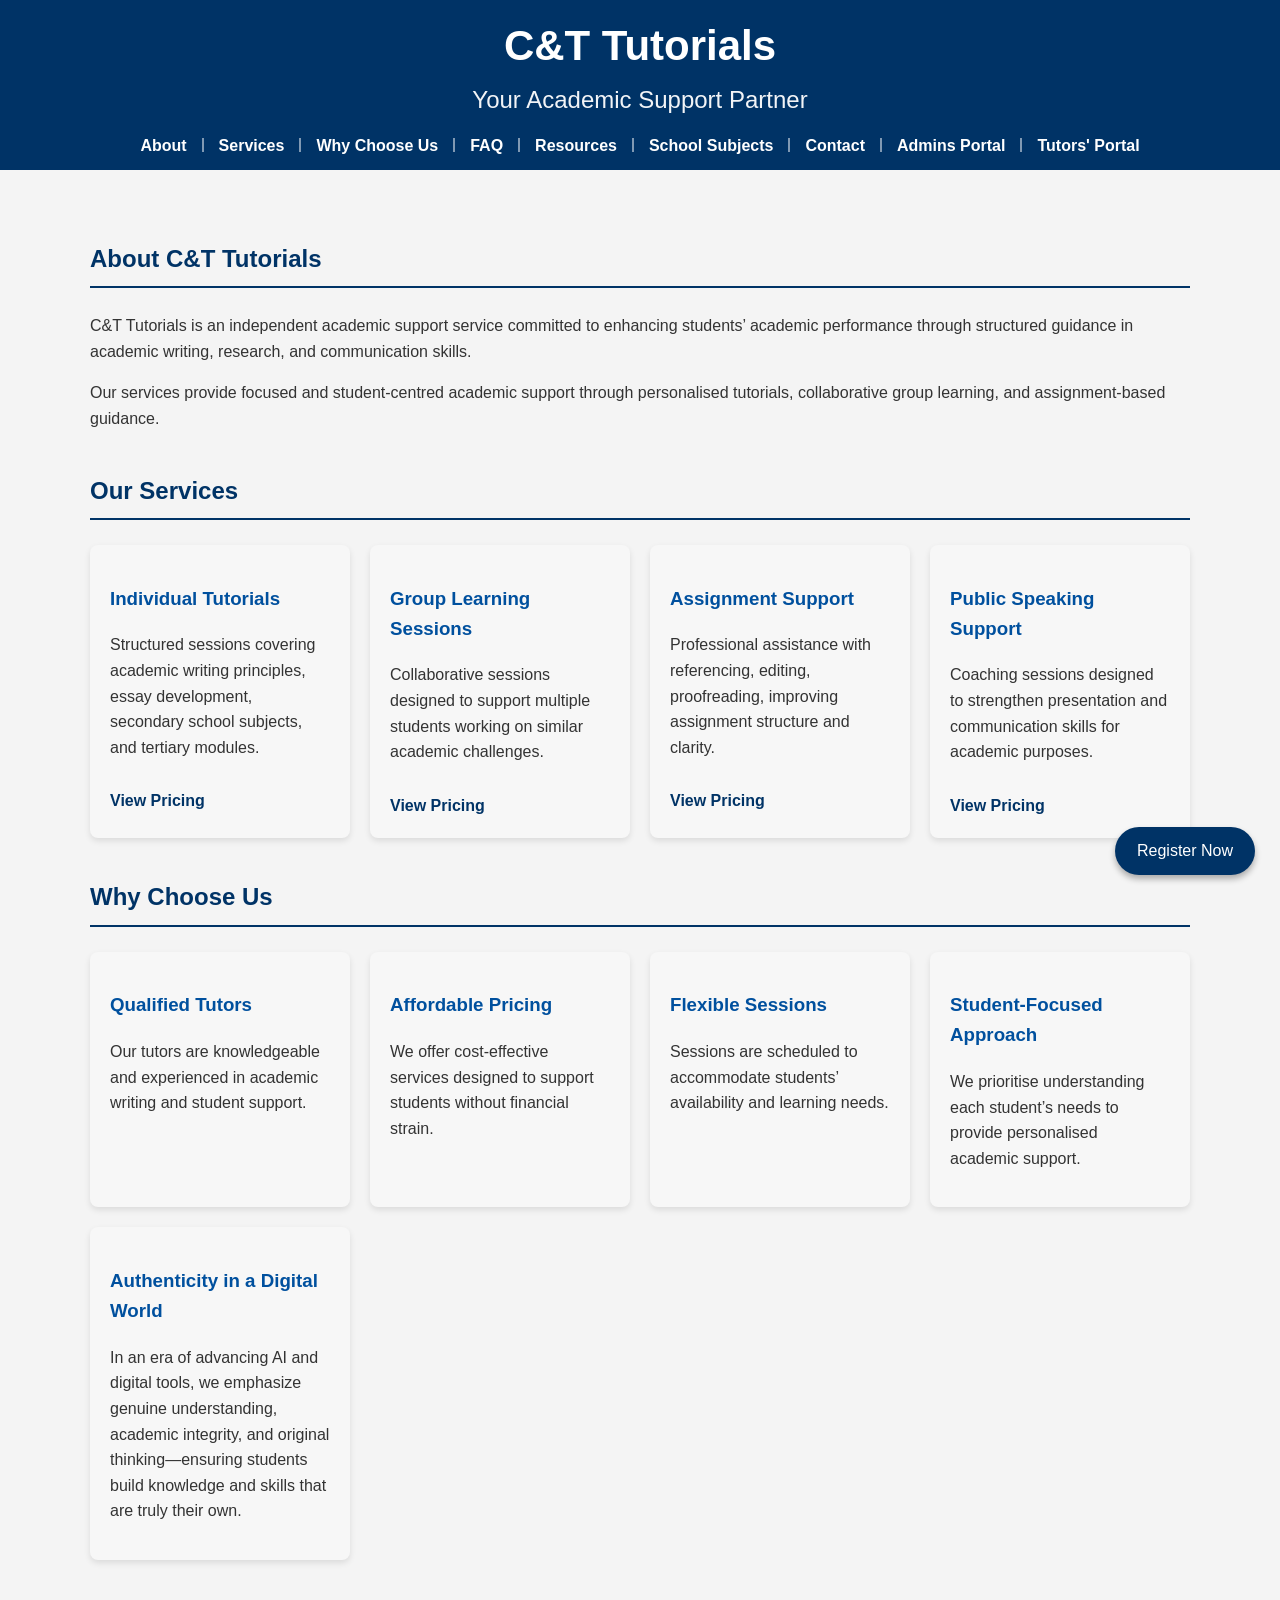
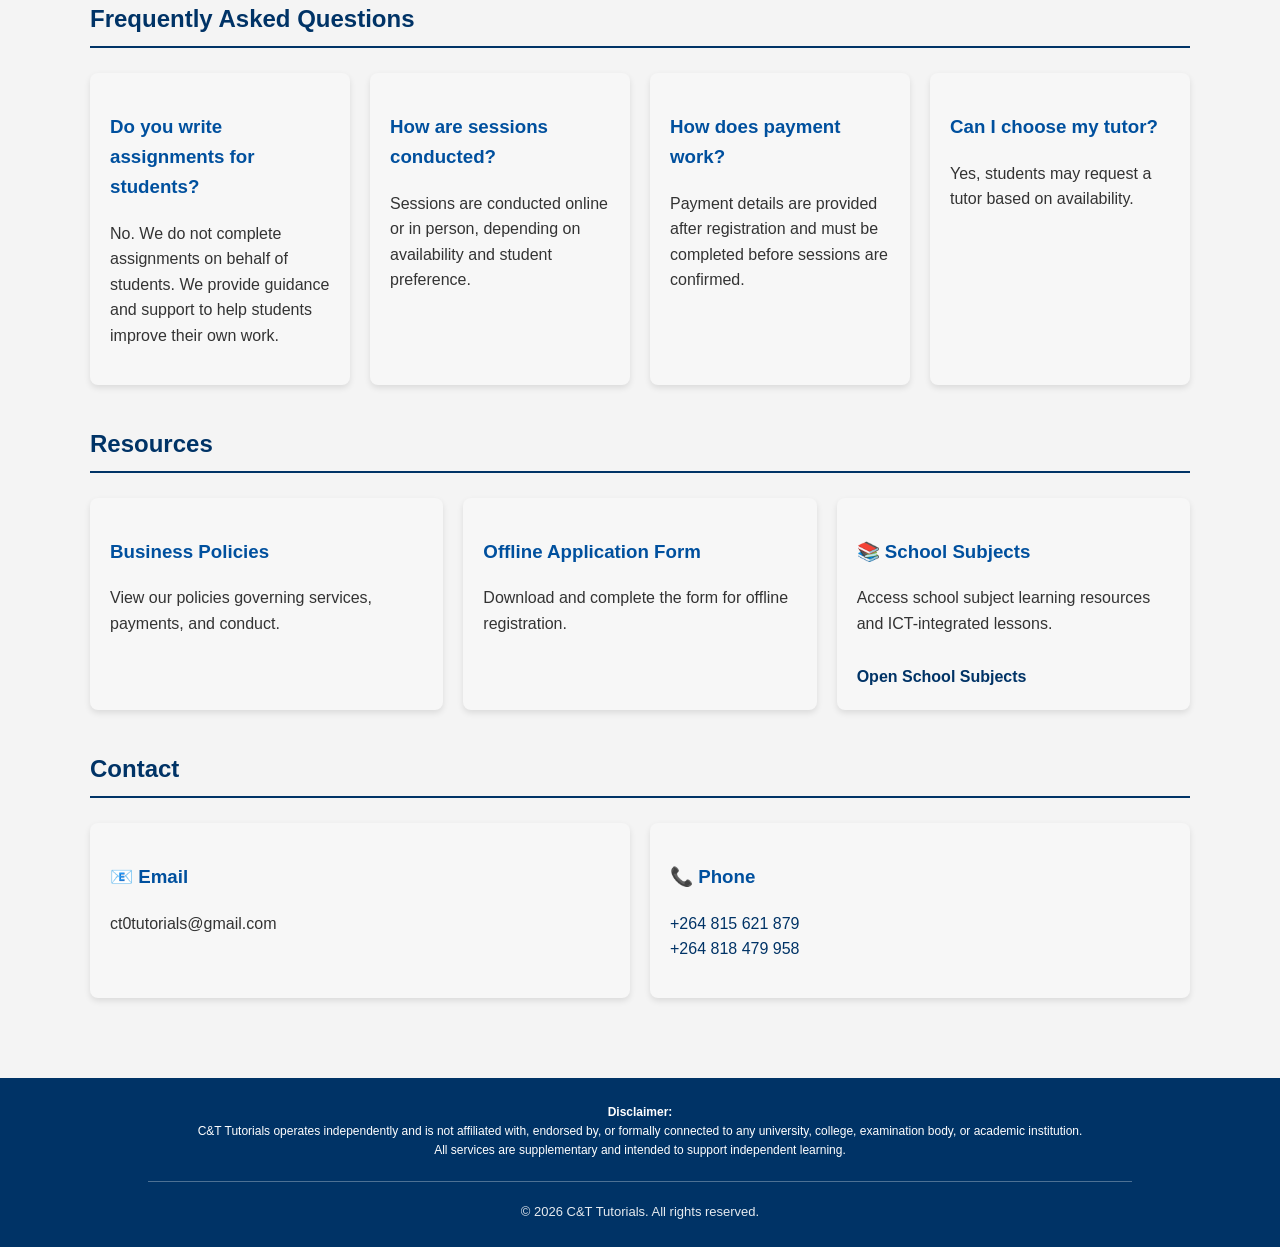
<file: index.html>
<!DOCTYPE html>
<html lang="en">
<head>
<meta charset="UTF-8">
<meta name="viewport" content="width=device-width, initial-scale=1.0">

<title>C&T Tutorials</title>

<meta name="description" content="C&T Tutorials provides academic writing tutorials, assignment support, group learning sessions and public speaking coaching to help students improve academic performance.">

<meta name="robots" content="index, follow">

<link rel="canonical" href="https://ct-tutorials.github.io/ct-tutorials/">

<meta name="google-site-verification" content="aSucaMc_aX_kQpRFNvVRgTX0pEeCD1c48mTuirk4qwY" />

<style>
html{scroll-behavior:smooth;}

body{
margin:0;
font-family:"Segoe UI", Arial, sans-serif;
background:#f4f4f4;
color:#333;
line-height:1.6;
}

/* HEADER LOGIC */
.top-bar{
position:fixed;
top:0;
left:0;
width:100%;
background:#003366; 
z-index:1000;
min-height: 100px; 
display: flex;
flex-direction: column;
align-items: center;
justify-content: center;
color: white;
text-align: center;
padding: 12px 15px;
box-sizing: border-box;
}

.header-title h1 {
margin: 0;
font-size: clamp(24px, 5vw, 42px); 
letter-spacing: normal;
font-weight: bold;
text-transform: none;
}

.header-title p {
margin: 2px 0 0 0;
font-family: "Brush Script MT", "Cursive", sans-serif; 
font-size: clamp(16px, 3.5vw, 24px); 
font-weight: normal; 
opacity: 0.95;
}

/* NAV STYLES */
.top-bar nav{
display:flex;
flex-wrap:wrap;
justify-content:center;
align-items: center;
gap:15px;
padding:8px 0 0 0;
margin-top: 5px; 
width: 100%;
}

.top-bar nav a{
color:white;
text-decoration:none;
font-weight:bold;
white-space: nowrap;
}

.top-bar nav a:hover{text-decoration:underline;}

.nav-separator {
border-left: 2px solid rgba(255,255,255,0.5);
height: 14px;
margin: 0;
display: block;
}

/* HAMBURGER TOGGLE BUTTON FOR MOBILE */
.menu-toggle {
display: none;
background: none;
border: none;
color: white;
font-size: 26px;
cursor: pointer;
position: absolute;
right: 15px;
top: 15px;
}

/* SPACING FIX */
.main-content{
max-width:1100px;
margin:auto;
padding:40px;
margin-top: 180px; 
}

/* MOBILE RESPONSIVE MEDIA QUERIES */
@media(max-width:768px){
.top-bar {
min-height: 60px;
align-items: flex-start;
padding: 12px 15px;
}

.header-title {
text-align: left;
}

.header-title h1 {
font-size: 22px;
}

.header-title p {
display: none;
}

.menu-toggle {
display: block;
}

.top-bar nav {
display: none;
flex-direction: column;
align-items: flex-start;
width: 100%;
margin-top: 10px;
gap: 12px;
background: #002244;
padding: 15px;
border-radius: 6px;
box-sizing: border-box;
}

.top-bar nav.active {
display: flex;
}

.nav-separator {
display: none;
}

.main-content {
padding: 20px 15px;
margin-top: 80px;
}
}

@media (max-height: 450px) and (orientation: landscape) {
.top-bar { padding: 8px 15px; min-height: auto; }
.header-title h1 { font-size: 20px; margin-top: 0; }
.header-title p { display: none; }
.top-bar nav { margin-top: 5px; gap: 8px; }
.main-content { margin-top: 80px !important; }
}

section{
margin-bottom:40px;
scroll-margin-top:100px; 
}

h2{
color:#003366;
border-bottom:2px solid #003366;
padding-bottom:8px;
margin-bottom:25px;
}

h3{color:#00509e;}

.services-grid{
display:grid;
grid-template-columns:repeat(auto-fit,minmax(250px,1fr));
gap:20px;
margin-top:20px;
}

.service-card{
background:#f7f7f7;
padding:20px;
border-radius:8px;
box-shadow:0 3px 6px rgba(0,0,0,0.1);
text-decoration:none;
color:inherit;
display:block;
}

.service-card:hover{
transform:translateY(-5px);
}

.service-link{
display:inline-block;
margin-top:12px;
font-weight:bold;
color:#003366;
cursor:pointer;
}

.service-link:hover{text-decoration:underline;}

.service-card a{
color:#003366;
text-decoration:none;
font-weight:500;
}

.service-card a:hover{
text-decoration:underline;
}

.floating-btn{
position:fixed;
bottom:25px;
right:25px;
background:#003366; 
color:white;
padding:15px 22px;
border:none;
border-radius:40px;
font-size:16px;
cursor:pointer;
box-shadow:0 4px 6px rgba(0,0,0,0.3);
z-index: 999;
}

#modal,
#pricingModal,
#loadingModal,
#servicePickerModal,
#tutorProfileModal{
display:none;
position:fixed;
inset:0;
background:rgba(0,0,0,0.7);
justify-content:center;
align-items:center;
z-index:1000;
}

#modal form,
#pricingContent,
#servicePickerContent,
#tutorProfileContent{
background:white;
padding:25px;
width:90%;
max-width:500px;
border-radius:10px;
position:relative;
max-height: 90vh;
overflow-y: auto;
box-sizing: border-box;
}

#servicePickerModal { z-index: 1100; }
#tutorProfileModal { z-index: 1200; }

.close{
position:absolute;
right:15px;
top:10px;
font-size:22px;
cursor:pointer;
border:none;
background:none;
}

label{
display:block;
margin-top:12px;
font-weight:500;
}

input,select{
width:100%;
padding:10px;
margin-top:5px;
border-radius:5px;
border:1px solid #ccc;
box-sizing: border-box;
}

.custom-select-wrapper {
    position: relative;
    cursor: pointer;
    margin-top: 5px;
}
#serviceSelectDisplay {
    width: 100%;
    padding: 10px;
    border-radius: 5px;
    border: 1px solid #ccc;
    background: #fff;
    cursor: pointer;
}
.custom-arrow {
    position: absolute;
    right: 15px;
    top: 50%;
    transform: translateY(-50%);
    pointer-events: none;
    font-size: 10px;
    color: #666;
}

.submit-btn{
margin-top:20px;
width:100%;
padding:12px;
background:#003366;
color:white;
border:none;
border-radius:5px;
cursor:pointer;
}

.submit-btn:hover{background:#00509e;}

.spinner{
width:40px;height:40px;border:4px solid #ccc;border-top:4px solid #003366;border-radius:50%;animation:spin 1s linear infinite;margin:auto;margin-bottom:15px;}
@keyframes spin{0%{transform:rotate(0deg);}100%{transform:rotate(360deg);}}

footer{
background:#003366; 
color:white;
text-align:center;
padding:25px;
}

.footer-disclaimer{
font-size:12px;
max-width:900px;
margin:auto;
line-height:1.6;
}

.footer-divider{
margin:20px auto;
width:80%;
border-top:1px solid rgba(255,255,255,0.3);
}

.footer-copy{
font-size:13px;
opacity:0.9;
}

.picker-option {
    display: block;
    background: #f9f9f9;
    padding: 12px;
    margin-bottom: 8px;
    border-radius: 5px;
    border: 1px solid #ddd;
    cursor: pointer;
    transition: background 0.2s;
    font-weight: 500;
}
.picker-option:hover { background: #f0f0f0; border-color: #003366; }
.picker-group-title {
    font-weight: bold;
    color: #003366;
    margin: 15px 0 5px 0;
    font-size: 14px;
    text-transform: uppercase;
}

.agreement-label {
    display: flex;
    align-items: flex-start;
    gap: 10px;
    font-size: 14px;
    margin-top: 20px;
}
.agreement-label input {
    width: auto !important;
    margin-top: 4px;
}

.view-tutor-link {
    display: block;
    margin-top: 10px;
    font-size: 13px;
    color: #003366;
    text-decoration: underline;
    cursor: pointer;
}

.pricing-subtopic {
    font-weight: bold;
    color: #003366;
    margin: 15px 0 8px 0;
    border-bottom: 1px solid #eee;
    padding-bottom: 4px;
}
</style>
</head>

<body>

<div class="top-bar">
<div class="header-title">
<h1>C&T Tutorials</h1>
<p>Your Academic Support Partner</p>
</div>
<button class="menu-toggle" id="menuToggle" aria-label="Toggle navigation">☰</button>
<nav id="navMenu">
<a href="#about" onclick="closeMobileNav()">About</a>
<div class="nav-separator"></div>
<a href="#services" onclick="closeMobileNav()">Services</a>
<div class="nav-separator"></div>
<a href="#why" onclick="closeMobileNav()">Why Choose Us</a>
<div class="nav-separator"></div>
<a href="#faq" onclick="closeMobileNav()">FAQ</a>
<div class="nav-separator"></div>
<a href="#resources" onclick="closeMobileNav()">Resources</a>
<div class="nav-separator"></div>
<a href="English-grade_10-11_second language.html" target="_blank" rel="noopener noreferrer">School Subjects</a>
<div class="nav-separator"></div>
<a href="#contact" onclick="closeMobileNav()">Contact</a>
<div class="nav-separator"></div>
<a href="admin.html">Admins Portal</a>
<div class="nav-separator"></div>
<a href="tutors.html">Tutors' Portal</a>
</nav>
</div>

<div class="main-content">

<section id="about">
<h2>About C&T Tutorials</h2>
<p>C&T Tutorials is an independent academic support service committed to enhancing students’ academic performance through structured guidance in academic writing, research, and communication skills.</p>
<p>Our services provide focused and student-centred academic support through personalised tutorials, collaborative group learning, and assignment-based guidance.</p>
</section>

<section id="services">
<h2>Our Services</h2>

<div class="services-grid">

<div class="service-card">
<h3>Individual Tutorials</h3>
<p>Structured sessions covering academic writing principles, essay development, secondary school subjects, and tertiary modules.</p>
<span class="service-link" onclick="openPricing('writing')">View Pricing</span>
</div>

<div class="service-card">
<h3>Group Learning Sessions</h3>
<p>Collaborative sessions designed to support multiple students working on similar academic challenges.</p>
<span class="service-link" onclick="openPricing('group')">View Pricing</span>
</div>

<div class="service-card">
<h3>Assignment Support</h3>
<p>Professional assistance with referencing, editing, proofreading, improving assignment structure and clarity.</p>
<span class="service-link" onclick="openPricing('assignment')">View Pricing</span>
</div>

<div class="service-card">
<h3>Public Speaking Support</h3>
<p>Coaching sessions designed to strengthen presentation and communication skills for academic purposes.</p>
<span class="service-link" onclick="openPricing('speaking')">View Pricing</span>
</div>

</div>
</section>

<section id="why">
<h2>Why Choose Us</h2>
<div class="services-grid">
<div class="service-card">
<h3>Qualified Tutors</h3>
<p>Our tutors are knowledgeable and experienced in academic writing and student support.</p>
</div>
<div class="service-card">
<h3>Affordable Pricing</h3>
<p>We offer cost-effective services designed to support students without financial strain.</p>
</div>
<div class="service-card">
<h3>Flexible Sessions</h3>
<p>Sessions are scheduled to accommodate students’ availability and learning needs.</p>
</div>
<div class="service-card">
<h3>Student-Focused Approach</h3>
<p>We prioritise understanding each student’s needs to provide personalised academic support.</p>
</div>

<div class="service-card">
<h3>Authenticity in a Digital World</h3>
<p>In an era of advancing AI and digital tools, we emphasize genuine understanding, academic integrity, and original thinking—ensuring students build knowledge and skills that are truly their own.</p>
</div>

</div>
</section>

<section id="faq">
<h2>Frequently Asked Questions</h2>
<div class="services-grid">
<div class="service-card">
<h3>Do you write assignments for students?</h3>
<p>No. We do not complete assignments on behalf of students. We provide guidance and support to help students improve their own work.</p>
</div>
<div class="service-card">
<h3>How are sessions conducted?</h3>
<p>Sessions are conducted online or in person, depending on availability and student preference.</p>
</div>
<div class="service-card">
<h3>How does payment work?</h3>
<p>Payment details are provided after registration and must be completed before sessions are confirmed.</p>
</div>
<div class="service-card">
<h3>Can I choose my tutor?</h3>
<p>Yes, students may request a tutor based on availability.</p>
</div>
</div>
</section>

<section id="resources">
<h2>Resources</h2>

<div class="services-grid">

<a href="documents/Business-Policies.pdf" target="_blank" class="service-card">
<h3>Business Policies</h3>
<p>View our policies governing services, payments, and conduct.</p>
</a>

<a href="documents/Student-form-for-offline-application[1].pdf" target="_blank" class="service-card">
<h3>Offline Application Form</h3>
<p>Download and complete the form for offline registration.</p>
</a>

<a href="English-grade_10-11_second language.html" target="_blank" rel="noopener noreferrer" class="service-card">
<h3>📚 School Subjects</h3>
<p>Access school subject learning resources and ICT-integrated lessons.</p>
<span class="service-link">Open School Subjects</span>
</a>

</div>
</section>

<section id="contact">
<h2>Contact</h2>

<div class="services-grid">

<a href="mailto:ct0tutorials@gmail.com" class="service-card">
<h3>📧 Email</h3>
<p>ct0tutorials@gmail.com</p>
</a>

<div class="service-card">
<h3>📞 Phone</h3>
<p>
<a href="tel:+264815621879">+264 815 621 879</a><br>
<a href="tel:+264818479958">+264 818 479 958</a>
</p>
</div>

</div>
</section>

<button class="floating-btn" onclick="openForm()">Register Now</button>

</div>

<div id="servicePickerModal">
    <div id="servicePickerContent">
        <button type="button" class="close" onclick="closeServicePicker()">×</button>
        <h3 style="margin-top:0;">Select a Service</h3>
        <div id="pickerOptionsList"></div>
    </div>
</div>

<div id="modal">
<form id="studentRegisterForm">
<button type="button" class="close" onclick="closeForm()">×</button>
<h2>Service Registration</h2>

<label>Full Name
<input type="text" id="name" name="name" required>
</label>

<label>Email
<input type="email" id="email" name="email" required>
</label>

<label>Cellphone Number
<input type="tel" id="phone" name="phone" required>
</label>

<label>Select Service
<div class="custom-select-wrapper" onclick="openServicePicker()">
    <input type="text" id="serviceSelectDisplay" placeholder="Select a service" readonly required>
    <span class="custom-arrow">▼</span>
</div>
<input type="hidden" name="service" id="serviceSelectValue">
</label>

<div id="specContainer" style="display:none;">
<label id="specLabel">Specify Subject/Topic</label>
<input type="text" name="specification" id="specInput">
</div>

<input type="hidden" name="priceOption" id="priceOptionField">
<input type="hidden" name="no_tutor_found" id="noTutorFoundFlag" value="false">

<label id="tutorLabel" style="display:none;">Select Tutor
<select name="tutor" id="tutorSelect">
<option value="">Select a tutor</option>
</select>
<span id="viewTutorProfile" class="view-tutor-link" style="display:none;" onclick="showTutorSubjects()">View subjects offered by this tutor</span>
</label>

<input type="hidden" name="token" id="tokenField">
<input type="text" name="company" style="display:none">

<label class="agreement-label">
<input type="checkbox" required>
<span>I agree that the information provided above is correct to my knowledge at the time of submission and that I have read and understood the <a href="documents/Disclosure-Agreement.pdf" target="_blank">Disclosure Agreement</a>.</span>
</label>

<button type="submit" class="submit-btn">Submit Registration</button>
</form>
</div>

<div id="tutorProfileModal">
<div id="tutorProfileContent">
<button class="close" onclick="document.getElementById('tutorProfileModal').style.display='none'">×</button>
<h3 id="profileTutorName">Tutor Profile</h3>
<p><strong>Subjects Offered:</strong></p>
<div id="profileTutorSubjects" style="background:#f9f9f9; padding:15px; border-radius:5px; border:1px solid #ddd;"></div>
<button class="submit-btn" onclick="document.getElementById('tutorProfileModal').style.display='none'">Back to Form</button>
</div>
</div>

<div id="pricingModal">
<div id="pricingContent">
<button class="close" onclick="pricingModal.style.display='none'">×</button>
<h3 id="pricingTitle"></h3>
<div id="pricingDetails"></div>
<button class="submit-btn" onclick="bookService()">Book This Service</button>
</div>
</div>

<div id="loadingModal">
<div style="background:white;padding:30px;border-radius:8px;text-align:center;">
<div class="spinner"></div>
<p>Submitting...</p>
</div>
</div>

<footer>
<div class="footer-disclaimer">
<strong>Disclaimer:</strong><br>
C&T Tutorials operates independently and is not affiliated with, endorsed by, or formally connected to any university, college, examination body, or academic institution. All services are supplementary and intended to support independent learning.
</div>

<div class="footer-divider"></div>

<div class="footer-copy">
© 2026 C&T Tutorials. All rights reserved.
</div>
</footer>

<script>
/* MOBILE MENU TOGGLE */
const menuToggle = document.getElementById("menuToggle");
const navMenu = document.getElementById("navMenu");

menuToggle.addEventListener("click", () => {
    navMenu.classList.toggle("active");
});

function closeMobileNav() {
    if (window.innerWidth <= 768) {
        navMenu.classList.remove("active");
    }
}

function generateToken(){
return btoa(Date.now()+Math.random().toString()).substring(0,20);
}

const SCRIPT_URL= "https://script.google.com/macros/s/AKfycbwc1VkCPnVk4-zUnuZLNU9pmEMFGSp_q015ZMLdMklv-yoHSEi0Z5vhAqJrv2dY7K9w/exec";

const modal=document.getElementById("modal");
const pricingModal=document.getElementById("pricingModal");
const pricingTitle=document.getElementById("pricingTitle");
const pricingDetails=document.getElementById("pricingDetails");
const loadingModal=document.getElementById("loadingModal");
const priceOptionField=document.getElementById("priceOptionField");

const tutorSelect=document.getElementById("tutorSelect");
const tutorLabel=document.getElementById("tutorLabel");
const specContainer = document.getElementById("specContainer");
const specLabel = document.getElementById("specLabel");
const specInput = document.getElementById("specInput");

const servicePickerModal = document.getElementById("servicePickerModal");
const pickerOptionsList = document.getElementById("pickerOptionsList");
const serviceDisplay = document.getElementById("serviceSelectDisplay");
const serviceHiddenValue = document.getElementById("serviceSelectValue");

const serviceOptionsData = [
    { group: "Individual Sessions" },
    { label: "Introduction to Academic Writing (4 Sessions)", value: "Intro Academic Writing" },
    { label: "Secondary School Subject", value: "Secondary Subject" },
    { label: "Tertiary Level Module", value: "Tertiary Module" },
    { label: "General Topic Specific Session", value: "Topic Specific" },
    { label: "Hourly Rate", value: "Hourly Rate" },
    { group: "Group Learning Sessions: Academic & Tertiary" },
    { label: "Academic Writing (2 – 5 People) (4 Sessions)", value: "Group Sessions: 2-5 People" },
    { label: "Academic Writing (6 – 14 People) (4 Sessions)", value: "Group Sessions: 6-14 People" },
    { label: "Academic Writing (More than 14 People) (4 Sessions)", value: "Group Sessions: More than 14 People" },
    { label: "Tertiary Level Modules (2 – 5 People)", value: "Group Sessions: 2-5 People" },
    { label: "Tertiary Level Modules (6 – 14 People)", value: "Group Sessions: 6-14 People" },
    { label: "Tertiary Level Modules (More than 14 People)", value: "Group Sessions: More than 14 People" },
    { group: "Group Learning Sessions: Secondary Subjects" },
    { label: "Secondary School Subjects (2 – 5 People)", value: "Group Sessions: 2-5 People (Secondary)" },
    { label: "Secondary School Subjects (6 – 14 People)", value: "Group Sessions: 6-14 People (Secondary)" },
    { label: "Secondary School Subjects (More than 14 People)", value: "Group Sessions: More than 14 People (Secondary)" },
    { group: "Other Services" },
    { label: "Public Speaking Support", value: "Public Speaking Support" },
    { label: "Draft Editing", value: "Draft Editing" },
    { label: "Proofreading", value: "Proofreading" },
    { label: "Referencing Assistance", value: "Referencing Assistance" }
];

const curriculumKB = {
    "academic writing": ["apa", "referencing", "literature review", "thesis", "dissertation", "citations", "plagiarism", "abstract", "academic integrity", "essay structure", "eap", "writing", "proper nouns", "grammar", "punctuation", "ulep", "lea3419", "lce3419"],
    "language": ["english", "literacy", "linguistics", "khoekhoegowab", "oshikwanyama", "oshindonga", "afrikaans", "otjiherero", "german", "oshivambo", "rukvangali", "setswana", "silozi"],
    "economics": ["microeconomics", "macroeconomics", "inflation", "gdp", "supply and demand", "fiscal policy", "monetary policy", "market structures", "elasticity", "econometrics", "emi3571", "ema3572"],
    "accounting": ["financial accounting", "cost accounting", "ledger", "balance sheet", "journal entries", "income statement", "auditing", "taxation", "acc", "accounting", "management accounting", "pac", "caf"],
    "business management": ["marketing", "human resources", "finance", "entrepreneurship", "strategic management", "business ethics", "organizational behavior", "hr", "swot", "public administration", "operations management", "bba", "pma", "project management"],
    "legal studies": ["constitutional law", "criminal law", "civil law", "jurisprudence", "contracts", "torts", "administrative law", "legal writing", "namibian law", "customary law", "commercial law", "clw3511", "family law", "property law"],
    "mathematics": ["algebra", "calculus", "trigonometry", "statistics", "probability", "geometry", "integration", "differentiation", "functions", "linear algebra", "matrices", "nssco", "nsscas", "quantitative methods", "mat3511", "sms3522"],
    "physics": ["mechanics", "kinematics", "thermodynamics", "electricity", "magnetism", "quantum", "optics", "nuclear", "waves", "circuits", "sph3511"],
    "biology": ["genetics", "photosynthesis", "ecology", "cell biology", "anatomy", "physiology", "mitosis", "meiosis", "metabolism", "homeostasis", "evolution", "human biology", "blg3511"],
    "chemistry": ["organic chemistry", "inorganic", "stoichiometry", "periodic table", "atomic structure", "bonding", "redox", "kinetics", "equilibria", "titration", "chm3511"],
    "computer science": ["programming", "coding", "java", "python", "algorithms", "data structures", "databases", "sql", "html", "css", "web development", "informatics", "cyber security", "software engineering", "cmp3511"],
    "engineering": ["civil engineering", "mechanical engineering", "electrical engineering", "mining", "electronics", "surveying", "structural engineering", "hydraulics", "thermodynamics"],
    "health sciences": ["nursing", "pharmacology", "public health", "biomedical", "microbiology", "epidemiology", "radiography", "pathology", "anatomy", "midwifery"],
    "humanities & social": ["sociology", "psychology", "history", "geography", "namibian history", "development studies", "philosophy", "social work", "anthropology", "political science"],
    "education": ["pedagogy", "educational psychology", "curriculum studies", "classroom management", "inclusive education", "educational technology", "early childhood"],
    "agriculture": ["animal science", "crop science", "soil science", "agronomy", "agricultural economics", "forestry", "aquaculture", "farm management"]
};

function openServicePicker() {
    pickerOptionsList.innerHTML = "";
    serviceOptionsData.forEach(opt => {
        if (opt.group) {
            const groupTitle = document.createElement("div");
            groupTitle.className = "picker-group-title";
            groupTitle.textContent = opt.group;
            pickerOptionsList.appendChild(groupTitle);
        } else {
            const div = document.createElement("div");
            div.className = "picker-option";
            div.textContent = opt.label;
            div.onclick = () => {
                serviceDisplay.value = opt.label;
                serviceHiddenValue.value = opt.value;
                handleServiceChange(opt.value);
                closeServicePicker();
            };
            pickerOptionsList.appendChild(div);
        }
    });
    servicePickerModal.style.display = "flex";
}

function closeServicePicker() { servicePickerModal.style.display = "none"; }

function openForm(){ 
modal.style.display="flex";
tutorLabel.style.display="none";
tutorSelect.innerHTML='<option value="">Select a tutor</option>';
document.getElementById("viewTutorProfile").style.display = "none";
serviceDisplay.value="";
serviceHiddenValue.value="";
priceOptionField.value="";
specContainer.style.display = "none";
specInput.required = false;
specInput.value = "";
document.getElementById("noTutorFoundFlag").value = "false";
}

function closeForm(){ modal.style.display="none"; }

function openPricing(service){
pricingModal.style.display="flex";
let content = "";

if(service==="writing"){
pricingTitle.innerText="Individual Tutorials";
content = `
<label class="picker-option"><input type="radio" name="priceRadio" value="Intro Academic Writing" data-label="Introduction to Academic Writing (4 Sessions)" checked> Introduction to Academic Writing (4 Sessions) – <b>N$150</b></label>
<label class="picker-option"><input type="radio" name="priceRadio" value="Secondary Subject" data-label="Secondary School Subject"> Secondary School Subject (Topic Specific) – <b>N$35</b></label>
<label class="picker-option"><input type="radio" name="priceRadio" value="Tertiary Level Module" data-label="Tertiary Level Module"> Tertiary Level Module (Topic Specific) – <b>N$40</b></label>
<label class="picker-option"><input type="radio" name="priceRadio" value="Topic Specific" data-label="General Topic Specific Session"> General Topic Specific Session – <b>N$40</b></label>
<label class="picker-option"><input type="radio" name="priceRadio" value="Hourly Rate" data-label="Hourly Rate"> Hourly Rate – <b>N$40</b></label>`;
}

if(service==="group"){
pricingTitle.innerText="Group Learning Sessions";
content = `
<div class="pricing-subtopic">Introduction to Academic Writing (4 Sessions)</div>
<label class="picker-option"><input type="radio" name="priceRadio" data-cat="Academic Writing" value="Group Sessions: 2-5 People" data-label="Academic Writing (2 – 5 People) (4 Sessions)" checked> 2 – 5 People – <b>N$200</b></label>
<label class="picker-option"><input type="radio" name="priceRadio" data-cat="Academic Writing" value="Group Sessions: 6-14 People" data-label="Academic Writing (6 – 14 People) (4 Sessions)"> 6 – 14 People – <b>N$450</b></label>
<label class="picker-option"><input type="radio" name="priceRadio" data-cat="Academic Writing" value="Group Sessions: More than 14 People" data-label="Academic Writing (More than 14 People) (4 Sessions)"> More than 14 People – <b>N$600</b></label>

<div class="pricing-subtopic">Tertiary Level Modules</div>
<label class="picker-option"><input type="radio" name="priceRadio" data-cat="Tertiary Level Modules" value="Group Sessions: 2-5 People" data-label="Tertiary Level Modules (2 – 5 People)"> 2 – 5 People – <b>N$200</b></label>
<label class="picker-option"><input type="radio" name="priceRadio" data-cat="Tertiary Level Modules" value="Group Sessions: 6-14 People" data-label="Tertiary Level Modules (6 – 14 People)"> 6 – 14 People – <b>N$450</b></label>
<label class="picker-option"><input type="radio" name="priceRadio" data-cat="Tertiary Level Modules" value="Group Sessions: More than 14 People" data-label="Tertiary Level Modules (More than 14 People)"> More than 14 People – <b>N$600</b></label>

<div class="pricing-subtopic">C. Secondary School Subjects</div>
<label class="picker-option"><input type="radio" name="priceRadio" data-cat="Secondary School Subjects" value="Group Sessions: 2-5 People (Secondary)" data-label="Secondary School Subjects (2 – 5 People)"> 2 – 5 People – <b>N$150</b></label>
<label class="picker-option"><input type="radio" name="priceRadio" data-cat="Secondary School Subjects" value="Group Sessions: 6-14 People (Secondary)" data-label="Secondary School Subjects (6 – 14 People)"> 6 – 14 People – <b>N$250</b></label>
<label class="picker-option"><input type="radio" name="priceRadio" data-cat="Secondary School Subjects" value="Group Sessions: More than 14 People (Secondary)" data-label="Secondary School Subjects (More than 14 People)"> > 14 People – <b>N$350</b></label>`;
}

if(service==="assignment"){
pricingTitle.innerText="Assignment Support";
content = `
<label class="picker-option"><input type="radio" name="priceRadio" value="Draft Editing" data-label="Draft Editing" checked> Draft Editing – <b>N$15 per page</b></label>
<label class="picker-option"><input type="radio" name="priceRadio" value="Proofreading" data-label="Proofreading"> Proofreading – <b>N$10 per page</b></label>
<label class="picker-option"><input type="radio" name="priceRadio" value="Referencing Assistance" data-label="Referencing Assistance"> Referencing Assistance – <b>N$20</b></label>`;
}

if(service==="speaking"){
pricingTitle.innerText="Public Speaking Support";
content = `<label class="picker-option"><input type="radio" name="priceRadio" value="Public Speaking Support" data-label="Public Speaking Support" checked> Coaching Session – <b>N$40</b></label>`;
}

pricingDetails.innerHTML = content;
}

function bookService(){
const selectedOption = document.querySelector('input[name="priceRadio"]:checked');
if(!selectedOption) return;
const bookingValue = selectedOption.value;
const displayLabel = selectedOption.getAttribute("data-label");
pricingModal.style.display="none";
openForm();
setTimeout(()=>{
serviceDisplay.value = displayLabel;
serviceHiddenValue.value = bookingValue;
handleServiceChange(bookingValue);
},100);
}

let tutorsData={};
async function loadTutors(){
const res=await fetch(SCRIPT_URL+"?action=getTutors");
tutorsData=await res.json();
}
loadTutors();

specInput.addEventListener("input", () => handleServiceChange(serviceHiddenValue.value));

function getTokens(str) {
    return str.toLowerCase()
        .replace(/[^a-z0-9 ]/g, " ") 
        .split(/\s+/)                
        .filter(t => t.length > 2);  
}

function handleServiceChange(val){
    priceOptionField.value = val;

    const isSpecNeeded = val === "Topic Specific" || val === "Hourly Rate" || 
                         val === "Secondary Subject" || val === "Tertiary Module" || 
                         val.includes("Group Sessions") || val.includes("Editing") || 
                         val.includes("Proofreading") || val.includes("Referencing Assistance") || 
                         val === "Public Speaking Support";

    if(isSpecNeeded){
        specContainer.style.display = "block";
        specInput.required = true;
        if(val === "Tertiary Level Module") specLabel.innerText = "Specify Tertiary Level Module (e.g., CLW3511)";
        else if(val.includes("Group")) specLabel.innerText = "Specify Topic/Subject/Module";
        else if(val === "Public Speaking Support") specLabel.innerText = "Specify Presentation/Debate Goal";
        else if(val.includes("Editing") || val.includes("Proofreading") || val.includes("Referencing")) specLabel.innerText = "Specify Subject/Module for this assignment";
        else specLabel.innerText = "Specify Subject/Topic";
    } else {
        specContainer.style.display = "none";
        specInput.required = false;
    }

    let requiresTutor = (val !== "Draft Editing" && val !== "Proofreading" && val !== "Referencing Assistance");

    if(requiresTutor && tutorsData){
        tutorLabel.style.display="block";
        tutorSelect.innerHTML='<option value="">Select a tutor</option>';
        document.getElementById("viewTutorProfile").style.display = "none";
        
        const userInput = specInput.value.trim();
        const userTokens = getTokens(userInput);
        
        let matchedCategories = [];
        for (let category in curriculumKB) {
            const kbKeywords = curriculumKB[category].concat(getTokens(category));
            if (userTokens.some(token => kbKeywords.some(kw => kw.includes(token) || token.includes(kw)))) {
                matchedCategories.push(category.toLowerCase());
            }
        }

        let allTutorsList = [];
        for (let key in tutorsData) {
            if (Array.isArray(tutorsData[key])) allTutorsList = allTutorsList.concat(tutorsData[key]);
        }
        
        let uniqueTutors = allTutorsList.filter((t, index, self) =>
            index === self.findIndex((temp) => temp.name === t.name)
        );

        const filtered = uniqueTutors.map(t => {
            const tutorSubjects = (t.subjects || "").toLowerCase();
            const tutorTokens = getTokens(tutorSubjects);
            let score = 0;
            if(userTokens.some(uTok => tutorTokens.some(tTok => tTok.includes(uTok) || uTok.includes(tTok)))) score += 10;
            if(matchedCategories.some(cat => tutorSubjects.includes(cat))) score += 5;
            if(val.toLowerCase().includes("writing") && tutorSubjects.includes("writing")) score += 3;
            return { ...t, relevance: score };
        }).filter(t => t.relevance > 0).sort((a,b) => b.relevance - a.relevance);

        if (filtered.length > 0) {
            document.getElementById("noTutorFoundFlag").value = "false";
            filtered.forEach(t => {
                let opt = document.createElement("option");
                opt.value = t.name; opt.textContent = t.name;
                tutorSelect.appendChild(opt);
            });
            let allOpt = document.createElement("option");
            allOpt.value = "ANY"; allOpt.textContent = "-- See All Available Tutors --";
            tutorSelect.appendChild(allOpt);
        } else {
            document.getElementById("noTutorFoundFlag").value = userInput ? "true" : "false";
            tutorSelect.innerHTML = `<option value="">No tutors specifically for "${userInput || 'this topic'}"</option>
                                    <option value="ANY">-- See All Tutors Instead --</option>`;
        }
    } else {
        tutorLabel.style.display="none";
    }
}

function showTutorSubjects() {
    const selectedName = tutorSelect.value;
    if(!selectedName || selectedName === "ANY") return;
    let foundTutor = null;
    for (let key in tutorsData) {
        if (Array.isArray(tutorsData[key])) {
            let match = tutorsData[key].find(t => t.name === selectedName);
            if(match) { foundTutor = match; break; }
        }
    }
    if(foundTutor) {
        document.getElementById("profileTutorName").innerText = foundTutor.name;
        document.getElementById("profileTutorSubjects").innerText = foundTutor.subjects || "No specific subjects listed.";
        document.getElementById("tutorProfileModal").style.display = "flex";
    }
}

tutorSelect.addEventListener("change", function() {
    if(this.value === "ANY") {
        this.innerHTML = '<option value="">Select a tutor</option>';
        let all = [];
        for (let key in tutorsData) {
            if (Array.isArray(tutorsData[key])) all = all.concat(tutorsData[key]);
        }
        let uniqueAll = all.filter((t, index, self) =>
            index === self.findIndex((temp) => temp.name === t.name)
        );
        uniqueAll.forEach(t => {
            let opt = document.createElement("option");
            opt.value = t.name; opt.textContent = t.name;
            this.appendChild(opt);
        });
        document.getElementById("viewTutorProfile").style.display = "none";
    } else if(this.value) {
        document.getElementById("viewTutorProfile").style.display = "block";
    } else {
        document.getElementById("viewTutorProfile").style.display = "none";
    }
});

document.getElementById("studentRegisterForm").addEventListener("submit", function(e) {
    e.preventDefault();
    loadingModal.style.display = "flex";

    const formData = new FormData(this);
    const data = Object.fromEntries(formData.entries());
    
    const displayService = serviceDisplay.value;
    const specification = specInput.value.trim();
    
    if (specification) {
        data.service = `${displayService}; Topic: ${specification}`;
    } else {
        data.service = displayService;
    }

    data.action = "registerStudent";
    data.token = generateToken();

    fetch(SCRIPT_URL, {
        method: "POST",
        body: JSON.stringify(data)
    })
    .then(r => r.json())
    .then(res => {
        loadingModal.style.display = "none";
        if(res.success || res.status === "success") {
            setTimeout(() => {
                alert("Registration successful! Your tutor will contact you shortly.");
                closeForm();
                document.getElementById("studentRegisterForm").reset();
            }, 50);
        } else {
            alert("Registration failed: " + (res.error || "Unknown error"));
        }
    })
    .catch(err => {
        loadingModal.style.display = "none";
        alert("Network error. Please try again.");
    });
});

window.addEventListener("click", (event) => {
    if (event.target === modal) closeForm();
    if (event.target === pricingModal) pricingModal.style.display = "none";
    if (event.target === servicePickerModal) closeServicePicker();
    if (event.target === document.getElementById("tutorProfileModal")) {
        document.getElementById("tutorProfileModal").style.display = "none";
    }
});
</script>
</body>
</html>
</file>
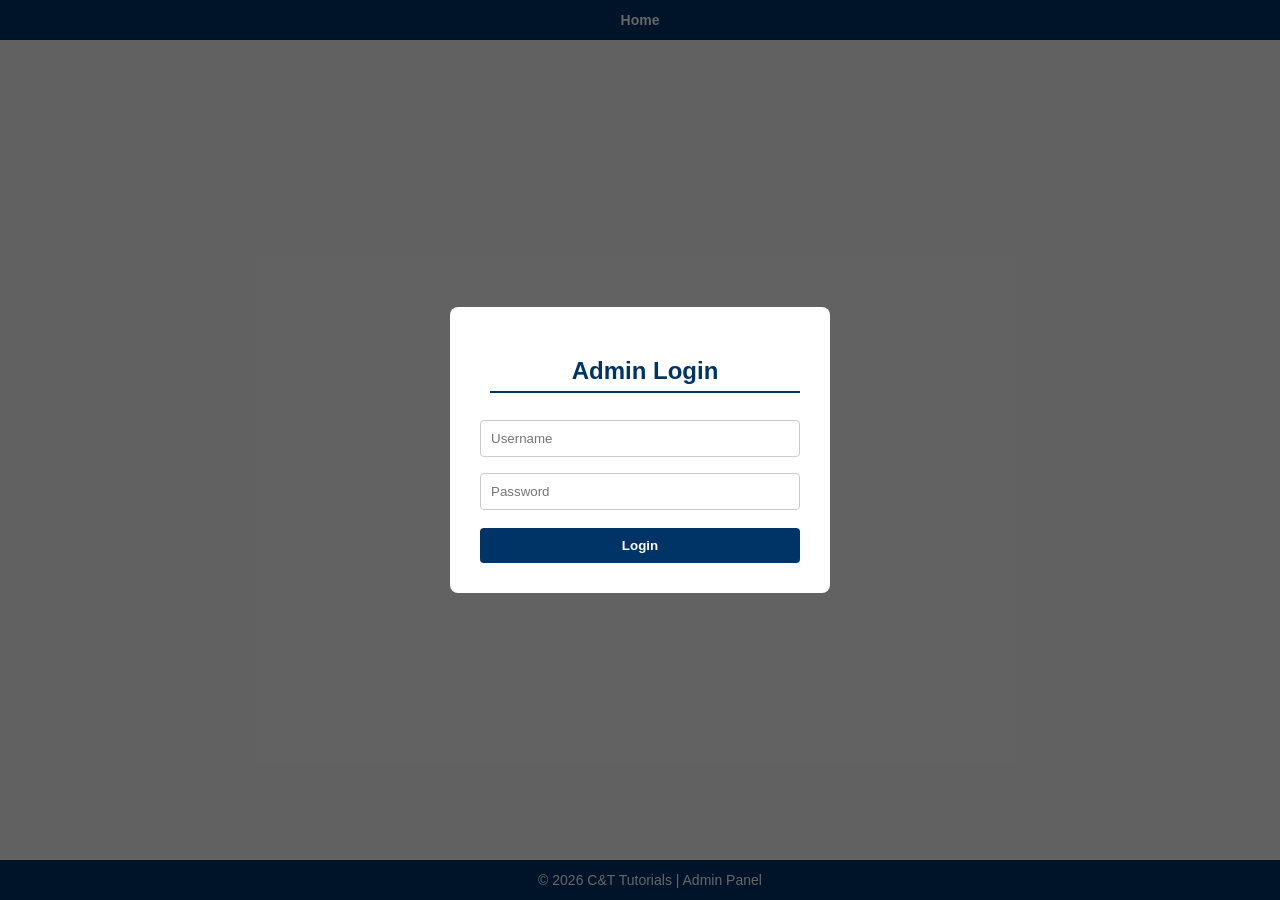
<file: admin.html>
<!DOCTYPE html>
<html lang="en">
<head>
<meta charset="UTF-8">
<meta name="viewport" content="width=device-width, initial-scale=1.0">
<title>C&T Tutorials | Admin Panel</title>

<style>

body{
font-family:"Segoe UI",Arial;
margin:0;
background:#f4f4f4;
padding-bottom:60px;
}

/* HEADER - Always Centered */
.admin-header{
background:#003366;
color:white;
padding:12px 10px;
position:sticky;
top:0;
z-index:1100;
display: flex;
justify-content: center;
}

.admin-nav{
display:flex;
justify-content:center;
gap:15px;
flex-wrap:wrap;
align-items:center;
text-align:center;
max-width: 100%;
}

.admin-nav a{
color:white;
text-decoration:none;
font-weight:bold;
font-size:14px;
white-space: nowrap;
position: relative;
}

#adminLinks {
display:none;
align-items: center;
justify-content: center;
gap: 15px;
flex-wrap: wrap;
}

.nav-separator {
border-left: 2px solid rgba(255,255,255,0.5);
height: 14px;
margin: 0;
}

/* NOTIFICATION BADGE - GREEN */
.badge {
background: #2e7d32;
color: #ffffff;
font-size: 10px;
padding: 2px 6px;
border-radius: 10px;
position: absolute;
top: -10px;
right: -15px;
display: none;
box-shadow: 0 2px 4px rgba(0,0,0,0.2);
}

.signout{
background:#c62828;
padding:6px 12px;
border-radius:4px;
cursor:pointer;
display:inline-block;
}

/* CONTENT */
.container{
max-width: 98%;
margin:auto;
padding:40px 0;
display:none;
}

h2{
color:#003366;
border-bottom:2px solid #003366;
padding-bottom:6px;
margin-left: 10px;
}

section{
margin-bottom:70px;
}

/* TABLES */
table{
width:100%;
border-collapse:separate;
border-spacing: 0;
background:white;
margin-top:20px;
table-layout: fixed;
}

th,td{
padding:12px 10px;
border:1px solid #ddd;
font-size:14px;
text-align: left;
vertical-align: top;
word-wrap: break-word;
overflow-wrap: break-word;
}

th{
background:#003366;
color:white;
position: sticky;
top: 42px;
z-index: 1000;
border-top: none;
}

/* SETTINGS CARD */
.settings-card {
background: white;
padding: 20px;
border-radius: 8px;
box-shadow: 0 2px 8px rgba(0,0,0,0.1);
max-width: 600px;
margin: 20px auto;
}

.settings-group {
margin-bottom: 20px;
text-align: left;
}

.settings-group label {
display: block;
font-weight: bold;
margin-bottom: 8px;
color: #333;
}

.settings-help {
font-size: 12px;
color: #666;
margin: 4px 0 0;
}

.carousel-list {
border: 1px solid #eee;
border-radius: 6px;
background: #fafafa;
max-height: 260px;
overflow-y: auto;
padding: 10px;
}

.carousel-list.empty,
.carousel-list.error {
color: #666;
font-size: 13px;
text-align: center;
}

.carousel-item {
display: flex;
gap: 10px;
align-items: center;
justify-content: space-between;
border-bottom: 1px solid #eee;
padding: 8px 0;
}

.carousel-item:last-child { border-bottom: none; }
.carousel-item img {
width: 58px;
height: 42px;
object-fit: cover;
border-radius: 4px;
border: 1px solid #ddd;
background: white;
}

.carousel-item a {
color: #003366;
font-size: 12px;
word-break: break-all;
}

.delete-carousel-btn {
background: #c62828;
color: white;
font-size: 11px;
padding: 5px 8px;
flex: 0 0 auto;
}

/* SUPPORT COLLAPSIBLE STYLING */
.support-grid {
    display: flex;
    flex-direction: column;
    gap: 15px;
    margin-top: 20px;
    padding: 0 10px;
}

.support-card {
    background: white;
    border-radius: 8px;
    width: 100%;
    max-width: 800px;
    margin: 0 auto;
    display: flex;
    flex-direction: column;
    box-shadow: 0 2px 8px rgba(0,0,0,0.1);
    border-left: 4px solid #003366;
    transition: all 0.3s ease;
    overflow: hidden;
}

.support-card.has-new-messages {
    border-left: 4px solid #2e7d32;
}

.support-card-header {
    padding: 15px;
    background: #fff;
    cursor: pointer;
    display: flex;
    justify-content: space-between;
    align-items: center;
    user-select: none;
}

.support-card-header:hover { background: #f9f9f9; }
.support-card-header h3 { margin: 0; font-size: 16px; color: #003366; }
.support-card-header small { color: #666; margin-left: 10px; font-weight: normal; }

.toggle-icon { font-weight: bold; color: #003366; font-size: 18px; margin-left: 15px; }

/* Hidden container */
.support-content {
    display: none;
    border-top: 1px solid #eee;
}

.chat-container {
    background: #e5ddd5;
    padding: 15px;
    height: 300px;
    overflow-y: auto;
    display: flex;
    flex-direction: column;
    gap: 10px;
}

.chat-bubble {
    padding: 10px 14px;
    border-radius: 12px;
    max-width: 85%;
    font-size: 13px;
    line-height: 1.4;
    position: relative;
    box-shadow: 0 1px 2px rgba(0,0,0,0.1);
}

.chat-bubble.tutor {
    background: white;
    align-self: flex-start;
    border-bottom-left-radius: 2px;
}

.chat-bubble.admin {
    background: #dcf8c6;
    align-self: flex-end;
    border-bottom-right-radius: 2px;
}

.chat-date {
    font-size: 10px;
    color: #888;
    margin-top: 5px;
    display: block;
    text-align: right;
}

.chat-input-area {
    padding: 15px;
    border-top: 1px solid #eee;
    display: flex;
    gap: 8px;
    background: #fff;
}

.chat-input-area input {
    flex: 1;
    padding: 8px;
    border: 1px solid #ccc;
    border-radius: 4px;
}

.close-chat-btn {
    background: #c62828;
    color: white;
    font-size: 11px;
    padding: 4px 8px;
    border-radius: 4px;
    border: none;
    cursor: pointer;
}

.new-msg-label {
    background: #2e7d32;
    color: white;
    font-size: 10px;
    padding: 2px 6px;
    border-radius: 4px;
    margin-left: 8px;
    text-transform: uppercase;
    font-weight: bold;
}

/* UNIVERSAL CELL CONFINEMENT */
.scroll-cell {
    max-height: 100px;
    overflow-y: auto;
    display: block;
    padding-right: 5px;
}

.scroll-cell a {
    color: inherit;
    text-decoration: none;
    transition: color 0.2s;
}

.scroll-cell a:hover {
    color: #0056b3;
    text-decoration: underline;
}

/* COLUMN WIDTHS (Desktop) */
#applicationsTable th:nth-child(1) { width: 12%; }
#applicationsTable th:nth-child(2) { width: 18%; }
#applicationsTable th:nth-child(3) { width: 10%; }
#applicationsTable th:nth-child(4) { width: 35%; }
#applicationsTable th:nth-child(5) { width: 10%; }
#applicationsTable th:nth-child(6) { width: 15%; }

#approvedTable th:nth-child(1) { width: 15%; }
#approvedTable th:nth-child(2) { width: 20%; }
#approvedTable th:nth-child(3) { width: 10%; }
#approvedTable th:nth-child(4) { width: 30%; }
#approvedTable th:nth-child(5) { width: 25%; }

#studentsTable th:nth-child(1) { width: 12%; }
#studentsTable th:nth-child(2) { width: 15%; }
#studentsTable th:nth-child(3) { width: 10%; }
#studentsTable th:nth-child(4) { width: 38%; }
#studentsTable th:nth-child(5) { width: 15%; }
#studentsTable th:nth-child(6) { width: 10%; }

#otherClientsTable th:nth-child(1) { width: 15%; }
#otherClientsTable th:nth-child(2) { width: 20%; }
#otherClientsTable th:nth-child(3) { width: 15%; }
#otherClientsTable th:nth-child(4) { width: 50%; }

.unmatched-alert { background-color: #ffe6e6 !important; }
.text-danger { color: #c62828; font-weight: bold; }

button{
border:none;
padding:6px 10px;
border-radius:4px;
cursor:pointer;
font-weight: bold;
}

.approve{ background:#2e7d32; color:white; width: 85px; margin-right: 8px; }
.reject{ background:#c62828; color:white; width: 85px; }
.reply-btn, .update-btn { background:#003366; color:white; }
.match-btn { background:#003366; color:white; padding: 4px 8px; font-size: 12px; }

.upload-btn { background: #003366; color: white; font-size: 11px; padding: 4px 8px; margin-top: 5px; }
.file-input-small { font-size: 11px; width: 100%; }

/* Price input / actions in settings */
.price-input {
    width: 120px;
    padding:6px 8px;
    border:1px solid #ccc;
    border-radius:4px;
    box-sizing:border-box;
}
.service-save-btn { background:#2e7d32;color:white;padding:6px 10px;border-radius:4px;border:none;cursor:pointer;font-weight:bold; }
.service-edit-btn { background:#003366;color:white;padding:6px 10px;border-radius:4px;border:none;cursor:pointer;font-weight:bold; }

.admin-nav a:hover { text-decoration: underline; }

/* MOBILE AUTO-ADJUSTMENTS */
@media screen and (max-width: 768px) {
    .container { max-width: 100%; padding: 20px 5px; }

    table, thead, tbody, th, td, tr {
        display: block;
        width: 100% !important;
        box-sizing: border-box;
    }

    thead { display: none; }

    tr {
        margin-bottom: 20px;
        border: 2px solid #003366;
        border-radius: 6px;
        background: #fff;
    }

    td {
        text-align: left;
        padding: 10px;
        border: none;
        border-bottom: 1px solid #eee;
        display: flex;
        flex-direction: column;
        gap: 4px;
    }

    td:before {
        content: attr(data-label);
        font-weight: bold;
        color: #003366;
        font-size: 12px;
        text-transform: uppercase;
    }

    .scroll-cell { max-height: none; }

    td:last-child {
        display: flex;
        gap: 10px;
        white-space: normal;
    }

    .approve, .reject, .reply-btn, .match-btn, .upload-btn, .update-btn {
        flex: 1;
        width: auto;
        padding: 12px;
    }

    .support-card { max-width: 100%; }
}

/* LOGIN & MODALS */
.login-overlay{
position:fixed;
top:0;
left:0;
width:100%;
height:100%;
background:rgba(0,0,0,.6);
display:flex;
justify-content:center;
align-items:center;
z-index: 2000;
}

.login-box{
background:white;
padding:30px;
width:320px;
border-radius:8px;
text-align:center;
}

.login-box input, .modal-box select, .settings-card select, .settings-card input {
width:100%;
padding:10px;
margin:8px 0;
border:1px solid #ccc;
border-radius:4px;
box-sizing: border-box;
}

.login-btn{
background:#003366;
color:white;
width:100%;
padding:10px;
margin-top:10px;
}

.error{
color:red;
display:none; font-size:13px;
}

.modal{
display:none;
position:fixed;
top:0;
left:0;
width:100%;
height:100%;
background:rgba(0,0,0,0.6);
justify-content:center;
align-items:center;
z-index:3000;
}

.modal-box {
background:white;
padding:25px;
border-radius:8px;
width:90%;
max-width:400px;
text-align:center;
}

.spinner{
width:40px;
height:40px;
border:4px solid #ccc;
border-top:4px solid #003366;
border-radius:50%;
animation:spin 1s linear infinite;
margin:auto;
margin-bottom:15px;
}

@keyframes spin{
0%{transform:rotate(0deg);} 100%{transform:rotate(360deg);} 
}

.footer{
position:fixed;
bottom:0;
left:0;
width:100%;
background:#003366;
color:white;
text-align:center;
padding:12px 10px;
font-size:14px;
z-index:1100;
}

#backToTop {
    display: none;
    position: fixed;
    bottom: 80px;
    right: 20px;
    z-index: 1200;
    background: rgba(0, 51, 102, 0.7);
    color: white;
    border: none;
    border-radius: 50%;
    width: 45px;
    height: 45px;
    font-size: 20px;
    cursor: pointer;
    box-shadow: 0 4px 8px rgba(0,0,0,0.2);
    transition: all 0.3s ease;
    backdrop-filter: blur(4px);
}

#backToTop:hover {
    background: rgba(0, 51, 102, 1);
    transform: translateY(-3px);
    box-shadow: 0 6px 12px rgba(0,0,0,0.3);
}

</style>
</head>

<body>

<button id="backToTop" onclick="scrollToTop()">↑</button>

<div class="login-overlay" id="loginOverlay" onclick="logout()">
<div class="login-box" onclick="event.stopPropagation()">
<h2>Admin Login</h2>
<input id="username" placeholder="Username" onkeydown="if(event.key==='Enter') adminLogin()">
<input id="password" type="password" placeholder="Password" onkeydown="if(event.key==='Enter') adminLogin()">
<button class="login-btn" onclick="adminLogin()">Login</button>
<p id="error" class="error">Invalid credentials</p>
</div>
</div>

<div class="admin-header">
<div class="admin-nav">
<a href="#" onclick="logout()">Home</a>
<span id="adminLinks">
<div class="nav-separator"></div>
<a href="#applications" onclick="updateBaseline('apps')">Applications <span id="appsBadge" class="badge">0</span></a>
<div class="nav-separator"></div>
<a href="#approved">Approved Tutors</a>
<div class="nav-separator"></div>
<a href="#students" onclick="updateBaseline('students')">Students <span id="studentsBadge" class="badge">0</span></a>
<div class="nav-separator"></div>
<a href="#otherClients" onclick="updateBaseline('clients')">Other Clients <span id="otherClientsBadge" class="badge">0</span></a>
<div class="nav-separator"></div>
<a href="#support" onclick="markMessagesAsRead()">Support <span id="supportBadge" class="badge">0</span></a>
<div class="nav-separator"></div>
<a href="#settings">Settings</a>
<div class="nav-separator"></div>
<a href="#" class="signout" onclick="logout()">Sign Out</a>
</span>
</div>
</div>

<div class="container" id="adminContent">

<section id="applications">
<h2>Tutor Applications</h2>
<table id="applicationsTable">
<thead><tr>
<th>Name</th><th>Email</th><th>Phone</th><th>Subjects</th><th>Status</th><th>Action</th>
</tr></thead>
<tbody></tbody>
</table>
</section>

<section id="approved">
<h2>Approved Tutors</h2>
<table id="approvedTable">
<thead><tr>
<th>Name</th><th>Email</th><th>Phone</th><th>Subjects</th><th>Upload Materials</th>
</tr></thead>
<tbody></tbody>
</table>
</section>

<section id="students">
<h2>Students</h2>
<table id="studentsTable">
<thead><tr>
<th>Name</th><th>Email</th><th>Phone</th><th>Service Requested (Subject/Topic)</th><th>Tutor</th><th>Match Status</th>
</tr></thead>
<tbody></tbody>
</table>
</section>

<section id="otherClients">
<h2>Other Clients</h2>
<table id="otherClientsTable">
<thead><tr>
<th>Name</th><th>Email</th><th>Phone</th><th>Service Requested</th>
</tr></thead>
<tbody></tbody>
</table>
</section>

<section id="support">
<h2>Support Chats</h2>
<div id="supportGrid" class="support-grid"></div>
</section>

<section id="settings">
<h2>Promotion & Site Settings</h2>
<div class="settings-card">
    <div class="settings-group">
        <label>Promotion Bar Visibility</label>
        <select id="promoToggle">
            <option value="show">Show Promotion Bar</option>
            <option value="hide">Hide Promotion Bar</option>
        </select>
        <button class="update-btn" onclick="updatePromoStatus()">Update Visibility</button>
    </div>
    <hr>
    <div class="settings-group">
        <label>Add Carousel Image</label>
        <input type="url" id="carouselUrl" placeholder="Enter Image URL (Direct Link)">
        <button class="update-btn" onclick="addCarouselImage()">Add to Carousel</button>
        <p class="settings-help">Use a direct image link that starts with http:// or https://.</p>
    </div>
    <div class="settings-group">
        <label>Current Carousel Images</label>
        <div id="carouselList" class="carousel-list">Loading carousel images...</div>
    </div>

    <!-- SERVICES & PRICING: Admins can edit service prices here -->
    <hr>
    <div class="settings-group">
        <label>Services & Pricing</label>
        <p class="settings-help">Edit the price for each service and click Save.</p>
        <div id="servicesContainer" style="max-width:600px;margin:10px 0;">
            <table id="servicesTable" style="width:100%; border-collapse:collapse;">
                <thead>
                    <tr style="background:#f2f2f2;">
                        <th style="text-align:left;padding:8px;border:1px solid #e6e6e6;">Service</th>
                        <th style="text-align:left;padding:8px;border:1px solid #e6e6e6;width:160px;">Price</th>
                        <th style="text-align:left;padding:8px;border:1px solid #e6e6e6;width:110px;">Action</th>
                    </tr>
                </thead>
                <tbody id="servicesTableBody">
                    <tr><td colspan="3" style="padding:12px;color:#666;">Loading services...</td></tr>
                </tbody>
            </table>
        </div>
    </div>

</div>
</section>

</div>

<div class="footer">
© 2026 C&T Tutorials | Admin Panel
</div>

<div class="modal" id="matchModal">
<div class="modal-box">
<h3 id="matchTitle">Assign Tutor</h3>
<p id="matchStudentInfo" style="font-size:13px; color:#555; margin-bottom:15px;"></p>
<select id="tutorDropdown"></select>
<button class="login-btn" onclick="submitManualMatch()">Confirm Assignment</button>
<button class="reject" style="width:100%; margin-top:10px;" onclick="closeMatchModal()">Cancel</button>
</div>
</div>

<div class="modal" id="loadingModal">
<div style="background:white;padding:30px;border-radius:8px;text-align:center;">
<div class="spinner"></div>
<p id="loadingText">Processing...</p>
</div>
</div>

<script>

const SCRIPT_URL="https://script.google.com/macros/s/AKfycbwc1VkCPnVk4-zUnuZLNU9pmEMFGSp_q015ZMLdMklv-yoHSEi0Z5vhAqJrv2dY7K9w/exec";
const loadingModal = document.getElementById("loadingModal");
const loadingText = document.getElementById("loadingText");
const loginOverlay = document.getElementById("loginOverlay");
let approvedTutorsList = [];
let targetStudentEmail = "";
let logoutTimer;
let badgeInterval;
let globalSupportData = [];
let currentCarouselImages = [];

// GLOBAL COUNT TRACKERS
let currentAppsCount = 0;
let currentStudentsCount = 0;
let currentClientsCount = 0;

// PERSISTENCE HELPERS
function getBaseline(key) {
    return parseInt(localStorage.getItem('baseline_' + key) || "0");
}

function updateBaseline(key) {
    let count = 0;
    if(key === 'apps') count = currentAppsCount;
    if(key === 'students') count = currentStudentsCount;
    if(key === 'clients') count = currentClientsCount;

    localStorage.setItem('baseline_' + key, count);

    // Immediate UI reset
    const badgeId = key === 'apps' ? 'appsBadge' : key === 'students' ? 'studentsBadge' : 'otherClientsBadge';
    const badge = document.getElementById(badgeId);
    if(badge) {
        badge.style.display = "none";
        badge.innerText = "0";
    }
}

function resetLogoutTimer() {
    clearTimeout(logoutTimer);
    logoutTimer = setTimeout(() => {
        alert("Session expired due to 15 minutes of inactivity.");
        logout();
    }, 900000);
}

function startBadgePolling() {
  clearInterval(badgeInterval);
  badgeInterval = setInterval(() => {
    const token = localStorage.getItem("adminToken");
    if(token) {
        loadApplications(token, true);
        loadStudents(token, true);
        loadOtherClients(token, true);
        loadSupportMessages(token, true);
    }
  }, 60000);
}

window.onmousemove = resetLogoutTimer;
window.onmousedown = resetLogoutTimer;
window.onclick = resetLogoutTimer;
window.onscroll = resetLogoutTimer;
window.onkeypress = resetLogoutTimer;

// PROMOTION SETTINGS FUNCTIONS
function getAdminTokenOrLogout() {
    const token = localStorage.getItem("adminToken");
    if(!token) {
        alert("Session expired. Please login again.");
        logout();
        return "";
    }
    return token;
}

function parseAdminResponse(res) {
    if(handleAuthError(res)) return null;
    if(res && (res.success || res.status === "success")) return res;
    throw new Error((res && res.error) || "Unknown error");
}

function postAdminAction(payload) {
    return fetch(SCRIPT_URL, {
        method: "POST",
        headers: { "Content-Type": "text/plain;charset=utf-8" },
        body: JSON.stringify(payload)
    })
    .then(r => r.json())
    .then(parseAdminResponse);
}

function isValidImageUrl(url) {
    try {
        const parsed = new URL(url);
        return parsed.protocol === "http:" || parsed.protocol === "https:";
    } catch (_) {
        return false;
    }
}

function escapeAttribute(value) {
    return String(value).replace(/&/g, "&amp;").replace(/"/g, "&quot;").replace(/'/g, "&#39;").replace(/</g, "&lt;").replace(/>/g, "&gt;");
}

function getCarouselImagesFromResponse(res) {
    if(Array.isArray(res)) return res;
    return res?.images || res?.carouselImages || res?.carousel || [];
}

function renderCarouselImages(images = []) {
    currentCarouselImages = images.filter(Boolean);
    const list = document.getElementById("carouselList");
    if(!list) return;

    if(!currentCarouselImages.length) {
        list.className = "carousel-list empty";
        list.innerText = "No carousel images have been added yet.";
        return;
    }

    list.className = "carousel-list";
    list.innerHTML = currentCarouselImages.map((imageUrl, index) => {
        const safeUrl = escapeAttribute(imageUrl);
        return `
        <div class="carousel-item">
            <img src="${safeUrl}" alt="Carousel image ${index + 1}" onerror="this.style.visibility='hidden'">
            <a href="${safeUrl}" target="_blank" rel="noopener">${safeUrl}</a>
            <button class="delete-carousel-btn" onclick="removeCarouselImageByIndex(${index})">Remove</button>
        </div>`;
    }).join("");
}

function loadSiteSettings(token = getAdminTokenOrLogout()) {
    if(!token) return Promise.resolve();
    return fetch(SCRIPT_URL+"?action=getSiteSettings&token="+encodeURIComponent(token))
    .then(r => r.json())
    .then(res => {
        if(handleAuthError(res)) return;
        const promoStatus = res?.promoStatus || res?.promotionStatus || res?.status;
        if(promoStatus === "show" || promoStatus === "hide") {
            document.getElementById("promoToggle").value = promoStatus;
        }
        renderCarouselImages(getCarouselImagesFromResponse(res));
    })
    .catch(() => {
        const list = document.getElementById("carouselList");
        if(list) {
            list.className = "carousel-list error";
            list.innerText = "Could not load carousel images.";
        }
    });
}

function updatePromoStatus() {
    const status = document.getElementById("promoToggle").value;
    const token = getAdminTokenOrLogout();
    if(!token) return;

    loadingText.innerText = "Updating Promo Bar...";
    loadingModal.style.display = "flex";

    postAdminAction({ action: "setPromoStatus", token: token, status: status })
    .then(res => {
        if(!res) return;
        loadingModal.style.display = "none";
        alert("Promotion status updated successfully!");
        return loadSiteSettings(token);
    })
    .catch(err => {
        loadingModal.style.display = "none";
        alert("Update failed: " + err.message);
    });
}

function addCarouselImage() {
    const input = document.getElementById("carouselUrl");
    const url = input.value.trim();
    if(!isValidImageUrl(url)) { alert("Please enter a valid http:// or https:// image URL."); return; }

    const token = getAdminTokenOrLogout();
    if(!token) return;

    loadingText.innerText = "Adding Image...";
    loadingModal.style.display = "flex";

    postAdminAction({ action: "addCarouselImage", token: token, imageUrl: url })
    .then(res => {
        if(!res) return;
        loadingModal.style.display = "none";
        alert("Image added to carousel!");
        input.value = "";
        return loadSiteSettings(token);
    })
    .catch(err => {
        loadingModal.style.display = "none";
        alert("Failed to add image: " + err.message);
    });
}

function removeCarouselImageByIndex(index) {
    const imageUrl = currentCarouselImages[index];
    if(!imageUrl) return;
    removeCarouselImage(imageUrl);
}

function removeCarouselImage(imageUrl) {
    if(!confirm("Remove this carousel image?")) return;

    const token = getAdminTokenOrLogout();
    if(!token) return;

    loadingText.innerText = "Removing Image...";
    loadingModal.style.display = "flex";

    postAdminAction({ action: "removeCarouselImage", token: token, imageUrl: imageUrl })
    .then(res => {
        if(!res) return;
        loadingModal.style.display = "none";
        alert("Image removed from carousel.");
        return loadSiteSettings(token);
    })
    .catch(err => {
        loadingModal.style.display = "none";
        alert("Failed to remove image: " + err.message);
    });
}

// --- SERVICES & PRICING MANAGEMENT ---
function getServicePriceValueCell(service) {
    // returns HTML for the price cell (display mode)
    const price = typeof service.price === 'number' ? service.price.toFixed(2) : (service.price || '');
    return `
        <span class="price-display">$${escapeAttribute(price)}</span>
        <input class="price-input" type="number" step="0.01" min="0" value="${escapeAttribute(price)}" style="display:none;">
    `;
}

function renderServicePrices(services = []) {
    const tbody = document.getElementById("servicesTableBody");
    if(!tbody) return;
    if(!Array.isArray(services) || services.length === 0) {
        tbody.innerHTML = '<tr><td colspan="3" style="padding:12px;color:#666;">No services found.</td></tr>';
        return;
    }

    tbody.innerHTML = services.map(s => {
        const safeName = escapeAttribute(s.name || s.id || 'Unnamed service');
        const priceCell = getServicePriceValueCell(s);
        const serviceId = escapeAttribute(s.id || s.name || '');
        return `
            <tr data-service-id="${serviceId}">
                <td style="padding:8px;border:1px solid #e6e6e6;">${safeName}</td>
                <td style="padding:8px;border:1px solid #e6e6e6;">${priceCell}</td>
                <td style="padding:8px;border:1px solid #e6e6e6;">
                    <button class="service-edit-btn" onclick="toggleEditService('${serviceId}', this)">Edit</button>
                    <button class="service-save-btn" onclick="saveServicePrice('${serviceId}', this)" style="display:none;margin-left:8px;">Save</button>
                </td>
            </tr>
        `;
    }).join('');
}

function loadServicePrices(token = getAdminTokenOrLogout()) {
    if(!token) return Promise.resolve();
    // expected backend action: getServicePrices -> returns [{id,name,price}, ...]
    return fetch(SCRIPT_URL + "?action=getServicePrices&token=" + encodeURIComponent(token))
        .then(r => r.json())
        .then(res => {
            if(handleAuthError(res)) return;
            // assume response is array or { services: [...] }
            const services = Array.isArray(res) ? res : (res.services || []);
            renderServicePrices(services);
        })
        .catch(err => {
            const tbody = document.getElementById("servicesTableBody");
            if(tbody) tbody.innerHTML = '<tr><td colspan="3" style="padding:12px;color:#c62828;">Could not load services.</td></tr>';
            console.error("Failed to load services:", err);
        });
}

function toggleEditService(serviceId, btn) {
    const row = btn && btn.closest('tr');
    if(!row) return;
    const priceInput = row.querySelector('.price-input');
    const priceDisplay = row.querySelector('.price-display');
    const saveBtn = row.querySelector('.service-save-btn');

    const editing = priceInput.style.display === 'none' || priceInput.style.display === '';
    if(editing) {
        // show edit controls
        priceInput.style.display = 'inline-block';
        priceDisplay.style.display = 'none';
        btn.style.display = 'none';
        if(saveBtn) saveBtn.style.display = 'inline-block';
        priceInput.focus();
    } else {
        priceInput.style.display = 'none';
        priceDisplay.style.display = 'inline';
        btn.style.display = 'inline-block';
        if(saveBtn) saveBtn.style.display = 'none';
    }
}

function saveServicePrice(serviceId, btn) {
    const row = btn && btn.closest('tr');
    if(!row) return;
    const input = row.querySelector('.price-input');
    const priceValue = input ? input.value.trim() : '';
    if(priceValue === '') { alert('Please enter a price.'); return; }
    const priceNumber = parseFloat(priceValue);
    if(isNaN(priceNumber) || priceNumber < 0) { alert('Please enter a valid non-negative price.'); return; }

    const token = getAdminTokenOrLogout();
    if(!token) return;

    loadingText.innerText = "Saving price...";
    loadingModal.style.display = "flex";

    // expected backend action: setServicePrice { serviceId, price }
    postAdminAction({ action: "setServicePrice", token: token, serviceId: serviceId, price: priceNumber })
        .then(res => {
            loadingModal.style.display = "none";
            if(!res) return;
            // update UI: show new value and hide input
            const priceDisplay = row.querySelector('.price-display');
            const priceInput = row.querySelector('.price-input');
            const editBtn = row.querySelector('.service-edit-btn');
            const saveBtn = row.querySelector('.service-save-btn');

            if(priceDisplay) priceDisplay.innerText = '$' + priceNumber.toFixed(2);
            if(priceInput) priceInput.value = priceNumber.toFixed(2);
            if(priceInput) priceInput.style.display = 'none';
            if(priceDisplay) priceDisplay.style.display = 'inline';
            if(editBtn) editBtn.style.display = 'inline-block';
            if(saveBtn) saveBtn.style.display = 'none';

            alert('Price updated.');
        })
        .catch(err => {
            loadingModal.style.display = "none";
            alert('Failed to update price: ' + err.message);
        });
}

function adminLogin(){
const username=document.getElementById("username").value.trim()
const password=document.getElementById("password").value.trim()
loadingText.innerText = "Verifying...";
loadingModal.style.display="flex"

fetch(SCRIPT_URL+"?action=adminLogin&username="+encodeURIComponent(username)+"&password="+encodeURIComponent(password))
.then(r=>r.json())
.then(res=>{
if(res.success){
localStorage.setItem("adminToken",res.token)
initAdmin(res.token)
}else{
loadingModal.style.display="none"
document.getElementById("error").style.display="block"
}
})
.catch(()=>{
loadingModal.style.display="none"
alert("Network error")
})
}

window.onload=function(){
const token=localStorage.getItem("adminToken")
if(token){ initAdmin(token); }
}

async function initAdmin(token){
document.getElementById("loginOverlay").style.display="none"
document.getElementById("adminContent").style.display="block"
document.getElementById("adminLinks").style.display="flex"
resetLogoutTimer();
startBadgePolling();

loadingText.innerText = "Loading Dashboard...";
loadingModal.style.display="flex"

try {
    await Promise.all([
        loadApplications(token),
        loadApprovedTutors(token),
        loadStudents(token),
        loadOtherClients(token),
        loadSupportMessages(token),
        loadSiteSettings(token),
        loadServicePrices(token)    // <-- load prices as part of dashboard init
    ]);

    localStorage.setItem('baseline_apps', currentAppsCount);
    localStorage.setItem('baseline_students', currentStudentsCount);
    localStorage.setItem('baseline_clients', currentClientsCount);

} finally {
    loadingModal.style.display="none"
}
}

function handleAuthError(data){
if(data && data.error==="Unauthorized"){
alert("Session expired. Please login again.");
logout();
return true;
}
return false;
}

function clearBadge(badgeId) {
    const badge = document.getElementById(badgeId);
    if(badge) {
        badge.style.display = "none";
        badge.innerText = "0";
    }
}

function markMessagesAsRead() {
    clearBadge("supportBadge");

    let maxTimestamp = 0;
    globalSupportData.forEach(m => {
        const msgTime = m["Date"] ? new Date(m["Date"]).getTime() : 0;
        if (msgTime > maxTimestamp) maxTimestamp = msgTime;
    });

    localStorage.setItem("lastSupportRead", maxTimestamp.toString());

    document.querySelectorAll('.support-card').forEach(card => {
        card.classList.remove('has-new-messages');
        const label = card.querySelector('.new-msg-label');
        if(label) label.remove();
    });
}

function toggleChat(cardId) {
    const content = document.getElementById('content-' + cardId);
    const icon = document.getElementById('icon-' + cardId);
    const chatBox = document.getElementById('chat-' + cardId);

    if (content.style.display === "block") {
        content.style.display = "none";
        icon.innerText = "[+]";
    } else {
        content.style.display = "block";
        icon.innerText = "[-]";
        chatBox.scrollTop = chatBox.scrollHeight;
    }
}

function loadApplications(token, silent = false){
return fetch(SCRIPT_URL+"?action=getTutorApplications&token="+token)
.then(r=>r.json())
.then(data=>{
if(handleAuthError(data)) return;
if(!Array.isArray(data)) return;

currentAppsCount = data.length;
const delta = currentAppsCount - getBaseline('apps');
const badge = document.getElementById("appsBadge");

if(delta > 0 && window.location.hash !== "#applications") {
    badge.innerText = delta;
    badge.style.display = "inline-block";
} else {
    badge.style.display = "none";
}

if(silent) return;

const tbody=document.querySelector("#applicationsTable tbody")
tbody.innerHTML=""
data.forEach(app=>{
tbody.innerHTML+=`
<tr>
<td data-label="Name"><div class="scroll-cell">${app.name||""}</div></td>
<td data-label="Email"><div class="scroll-cell"><a href="mailto:${app.email||""}">${app.email||""}</a></div></td>
<td data-label="Phone"><div class="scroll-cell"><a href="tel:${app.phone||""}">${app.phone||""}</a></div></td>
<td data-label="Subjects"><div class="scroll-cell">${app.subjects||""}</div></td>
<td data-label="Status"><div class="scroll-cell">${app.status||"Pending"}</div></td>
<td data-label="Action">
<button class="approve" onclick="approve('${app.email}')">Approve</button>
<button class="reject" onclick="reject('${app.email}')">Reject</button>
</td>
</tr>`
})
})
}

function loadApprovedTutors(token){
return fetch(SCRIPT_URL+"?action=getApprovedTutors&token="+token)
.then(r=>r.json())
.then(data=>{
if(handleAuthError(data)) return;
approvedTutorsList = data;
const tbody=document.querySelector("#approvedTable tbody")
tbody.innerHTML=""
if(!Array.isArray(data)) return
data.forEach(t=>{
const safeEmail = t.email.replace(/[@.]/g, '-');
tbody.innerHTML+=`
<tr>
<td data-label="Name"><div class="scroll-cell">${t.name||""}</div></td>
<td data-label="Email"><div class="scroll-cell"><a href="mailto:${t.email||""}">${t.email||""}</a></div></td>
<td data-label="Phone"><div class="scroll-cell"><a href="tel:${t.phone||""}">${t.phone||""}</a></div></td>
<td data-label="Subjects"><div class="scroll-cell">${t.subjects||""}</div></td>
<td data-label="Upload Materials">
    <input type="file" id="file-${safeEmail}" class="file-input-small">
    <button class="upload-btn" onclick="uploadResource('${t.email}')">Upload File</button>
</td>
</tr>`
})
})
}

async function uploadResource(tutorEmail) {
    const safeEmail = tutorEmail.replace(/[@.]/g, '-');
    const fileInput = document.getElementById(`file-${safeEmail}`);
    const file = fileInput.files[0];
    const token = localStorage.getItem("adminToken");
    if (!file) { alert("Please select a file first."); return; }

    loadingText.innerText = "Uploading to Drive...";
    loadingModal.style.display = "flex";

    const reader = new FileReader();
    reader.onload = function(e) {
        const base64 = e.target.result.split(",")[1];
        const payload = {
            action: "uploadTutorResource",
            token: token,
            tutorEmail: tutorEmail,
            fileName: file.name,
            mimeType: file.type,
            fileBase64: base64
        };

        fetch(SCRIPT_URL, {
            method: "POST",
            body: JSON.stringify(payload)
        })
        .then(r => r.json())
        .then(res => {
            loadingModal.style.display = "none";
            if(res.success || res.status === "success") {
                alert("File uploaded successfully.");
                fileInput.value = "";
            } else {
                alert("Upload failed: " + (res.error || "Unknown error"));
            }
        })
        .catch(err => {
            loadingModal.style.display = "none";
            alert("Network error: " + err);
        });
    };
    reader.readAsDataURL(file);
}

function loadStudents(token, silent = false){
return fetch(SCRIPT_URL+"?action=getAllStudents&token="+token)
.then(r=>r.json())
.then(data=>{
if(handleAuthError(data)) return;
if(!Array.isArray(data)) return;

currentStudentsCount = data.length;
const delta = currentStudentsCount - getBaseline('students');
const badge = document.getElementById("studentsBadge");

if(delta > 0 && window.location.hash !== "#students") {
    badge.innerText = delta;
    badge.style.display = "inline-block";
} else {
    badge.style.display = "none";
}

if(silent) return;

const tbody=document.querySelector("#studentsTable tbody")
tbody.innerHTML=""
data.forEach(s=>{
const isUnmatched = s.tutorFound === "No Match";
tbody.innerHTML+=`
<tr class="${isUnmatched ? 'unmatched-alert' : ''}">
<td data-label="Name"><div class="scroll-cell">${s.name||""}</div></td>
<td data-label="Email"><div class="scroll-cell"><a href="mailto:${s.email||""}">${s.email||""}</a></div></td>
<td data-label="Phone"><div class="scroll-cell"><a href="tel:${s.phone||""}">${s.phone||""}</a></div></td>
<td data-label="Service Requested"><div class="scroll-cell">${s.service||""}</div></td>
<td data-label="Tutor"><div class="scroll-cell">${s.tutor||"Pending"}</div></td>
<td data-label="Match Status" class="${isUnmatched ? 'text-danger' : ''}">
    ${isUnmatched ? `<button class="match-btn" onclick="openMatchModal('${s.email}', '${s.name}')">Assign Tutor</button>` : (s.tutorFound||"Match Found")}
</td>
</tr>`
})
})
}

function openMatchModal(email, name) {
    targetStudentEmail = email;
    document.getElementById("matchStudentInfo").innerText = "Matching for: " + name + " (" + email + ")";
    const dropdown = document.getElementById("tutorDropdown");
    dropdown.innerHTML = '<option value="">-- Select a Tutor --</option>';
    approvedTutorsList.forEach(t => {
        dropdown.innerHTML += `<option value="${t.email}">${t.name} (${t.subjects})</option>`;
    });
    document.getElementById("matchModal").style.display = "flex";
}

function closeMatchModal() {
    document.getElementById("matchModal").style.display = "none";
}

async function submitManualMatch() {
    const tutorEmail = document.getElementById("tutorDropdown").value;
    if(!tutorEmail) { alert("Please select a tutor first."); return; }
    const token = localStorage.getItem("adminToken");
    closeMatchModal();
    loadingText.innerText = "Assigning Tutor...";
    loadingModal.style.display="flex";
    fetch(SCRIPT_URL, {
        method: "POST",
        body: JSON.stringify({ action: "manualMatch", token: token, studentEmail: targetStudentEmail, tutorEmail: tutorEmail })
    })
    .then(r => r.json())
    .then(res => {
        loadingModal.style.display="none";
        if(res.success) loadStudents(token);
        else alert("Match failed: " + res.error);
    });
}

function loadOtherClients(token, silent = false){
return fetch(SCRIPT_URL+"?action=getOtherClients&token="+token)
.then(r=>r.json())
.then(data=>{
if(handleAuthError(data)) return;
if(!Array.isArray(data)) return;

currentClientsCount = data.length;
const delta = currentClientsCount - getBaseline('clients');
const badge = document.getElementById("otherClientsBadge");

if(delta > 0 && window.location.hash !== "#otherClients") {
    badge.innerText = delta;
    badge.style.display = "inline-block";
} else {
    badge.style.display = "none";
}

if(silent) return;

const tbody=document.querySelector("#otherClientsTable tbody")
tbody.innerHTML=""
data.forEach(s=>{
tbody.innerHTML+=`
<tr>
<td data-label="Name"><div class="scroll-cell">${s.name||""}</div></td>
<td data-label="Email"><div class="scroll-cell"><a href="mailto:${s.email||""}">${s.email||""}</a></div></td>
<td data-label="Phone"><div class="scroll-cell"><a href="tel:${s.phone||""}">${s.phone||""}</a></div></td>
<td data-label="Service Requested"><div class="scroll-cell">${s.service||""}</div></td>
</tr>`
})
})
}

function loadSupportMessages(token, silent = false){
    return fetch(SCRIPT_URL+"?action=getSupportMessages&token="+token)
    .then(r=>r.json())
    .then(data=>{
        if(handleAuthError(data)) return;
        globalSupportData = data;
        const badge = document.getElementById("supportBadge");
        if(!Array.isArray(data)) return;

        const lastReadTimestamp = parseInt(localStorage.getItem("lastSupportRead") || "0");
        let unreadConvoCount = 0;
        const groups = {};

        data.forEach(m => {
            const email = m["Tutor Email"] || "unknown@tutor.com";
            const msgTime = m["Date"] ? new Date(m["Date"]).getTime() : 0;

            if(!groups[email]) {
                groups[email] = { name: m["Tutor Name"] || "Unknown Tutor", msgs: [], hasNew: false };
            }
            groups[email].msgs.push(m);

            if (m["Sender"] !== "Admin" && msgTime > lastReadTimestamp) {
                groups[email].hasNew = true;
            }
        });

        for (let key in groups) { if (groups[key].hasNew) unreadConvoCount++; }

        if(unreadConvoCount > 0 && window.location.hash !== "#support") {
            badge.innerText = unreadConvoCount;
            badge.style.display = "inline-block";
        } else {
            badge.style.display = "none";
        }

        if(silent) return;

        const grid = document.getElementById("supportGrid");
        grid.innerHTML = "";
        for(let email in groups) {
            let chatBubblesHtml = "";
            groups[email].msgs.forEach(m => {
                const senderClass = m["Sender"] === "Admin" ? "admin" : "tutor";
                chatBubblesHtml += `
                    <div class="chat-bubble ${senderClass}">
                        ${m["Message"]}
                        <span class="chat-date">${m["Date"] ? new Date(m["Date"]).toLocaleString() : "N/A"}</span>
                    </div>`;
            });

            const cardId = email.replace(/[@.]/g, '-');
            const card = document.createElement("div");
            card.className = "support-card" + (groups[email].hasNew ? " has-new-messages" : "");
            card.innerHTML = `
                <div class="support-card-header" onclick="toggleChat('${cardId}')">
                    <div>
                        <h3>${groups[email].name}${groups[email].hasNew ? '<span class="new-msg-label">New</span>' : ''}</h3>
                        <small>${email}</small>
                    </div>
                    <div style="display:flex; align-items:center; gap:10px;">
                        <button class="close-chat-btn" onclick="event.stopPropagation(); deleteConversation('${email}')">Close Chat</button>
                        <span class="toggle-icon" id="icon-${cardId}">[+]</span>
                    </div>
                </div>
                <div class="support-content" id="content-${cardId}">
                    <div class="chat-container" id="chat-${cardId}">${chatBubblesHtml}</div>
                    <div class="chat-input-area">
                        <input type="text" placeholder="Type a reply..." id="input-${cardId}" onkeydown="if(event.key==='Enter') directReply('${email}')">
                        <button class="reply-btn" onclick="directReply('${email}')">Send</button>
                    </div>
                </div>`;
            grid.appendChild(card);
        }
    });
}

function directReply(email){
    const cardId = email.replace(/[@.]/g, '-');
    const inputId = `input-${cardId}`;
    const replyText = document.getElementById(inputId).value.trim();
    if(!replyText) return;
    const token = localStorage.getItem("adminToken");

    loadingText.innerText = "Sending...";
    loadingModal.style.display="flex";

    fetch(SCRIPT_URL, {
        method: "POST",
        body: JSON.stringify({ action: "replyToSupport", token: token, tutorEmail: email, reply: replyText })
    })
    .then(r => r.json())
    .then(res => {
        loadingModal.style.display="none";
        if(res.success) {
            document.getElementById(inputId).value = "";
            loadSupportMessages(token);
        } else {
            alert("Reply failed: " + res.error);
        }
    })
    .catch(() => {
        loadingModal.style.display="none";
        alert("Network error.");
    });
}

function deleteConversation(email) {
    if(!confirm("Close this chat?")) return;
    const token = localStorage.getItem("adminToken");

    loadingText.innerText = "Closing Chat...";
    loadingModal.style.display="flex";

    fetch(SCRIPT_URL, {
        method: "POST",
        body: JSON.stringify({ action: "deleteSupportChat", token: token, tutorEmail: email })
    })
    .then(r => r.json())
    .then(res => {
        loadingModal.style.display="none";
        if(res.success) loadSupportMessages(token);
    })
    .catch(() => {
        loadingModal.style.display="none";
        alert("Network error.");
    });
}

function approve(email){
if(!confirm("Approve tutor?")) return;
const token = localStorage.getItem("adminToken")
loadingText.innerText = "Approving...";
loadingModal.style.display="flex"
fetch(`${SCRIPT_URL}?action=approveTutor&email=${encodeURIComponent(email)}&token=${encodeURIComponent(token)}`)
.then(r=>r.json())
.then(res=>{
  loadingModal.style.display="none";
  if(res.status === "approved") {
      initAdmin(token);
  } else {
      alert("Approval failed: " + (res.error || "Unknown error"));
  }
});
}

function reject(email){
if(!confirm("Reject tutor?")) return;
const token = localStorage.getItem("adminToken")
loadingText.innerText = "Rejecting...";
loadingModal.style.display="flex"
fetch(`${SCRIPT_URL}?action=rejectTutor&email=${encodeURIComponent(email)}&token=${encodeURIComponent(token)}`)
.then(r=>r.json())
.then(res=>{
  loadingModal.style.display="none";
  if(res.status === "rejected") {
      loadApplications(token);
  } else {
      alert("Rejection failed: " + (res.error || "Unknown error"));
  }
});
}

function logout(){
clearTimeout(logoutTimer);
clearInterval(badgeInterval);
localStorage.removeItem("adminToken")
window.location.href = "index.html"
}

window.onscroll = function() {
  resetLogoutTimer();
  const btn = document.getElementById("backToTop");
  if (document.body.scrollTop > 250 || document.documentElement.scrollTop > 250) btn.style.display = "block";
  else btn.style.display = "none";
};

function scrollToTop() { window.scrollTo({ top: 0, behavior: 'smooth' }); }

</script>

</body>
</html>
</file>
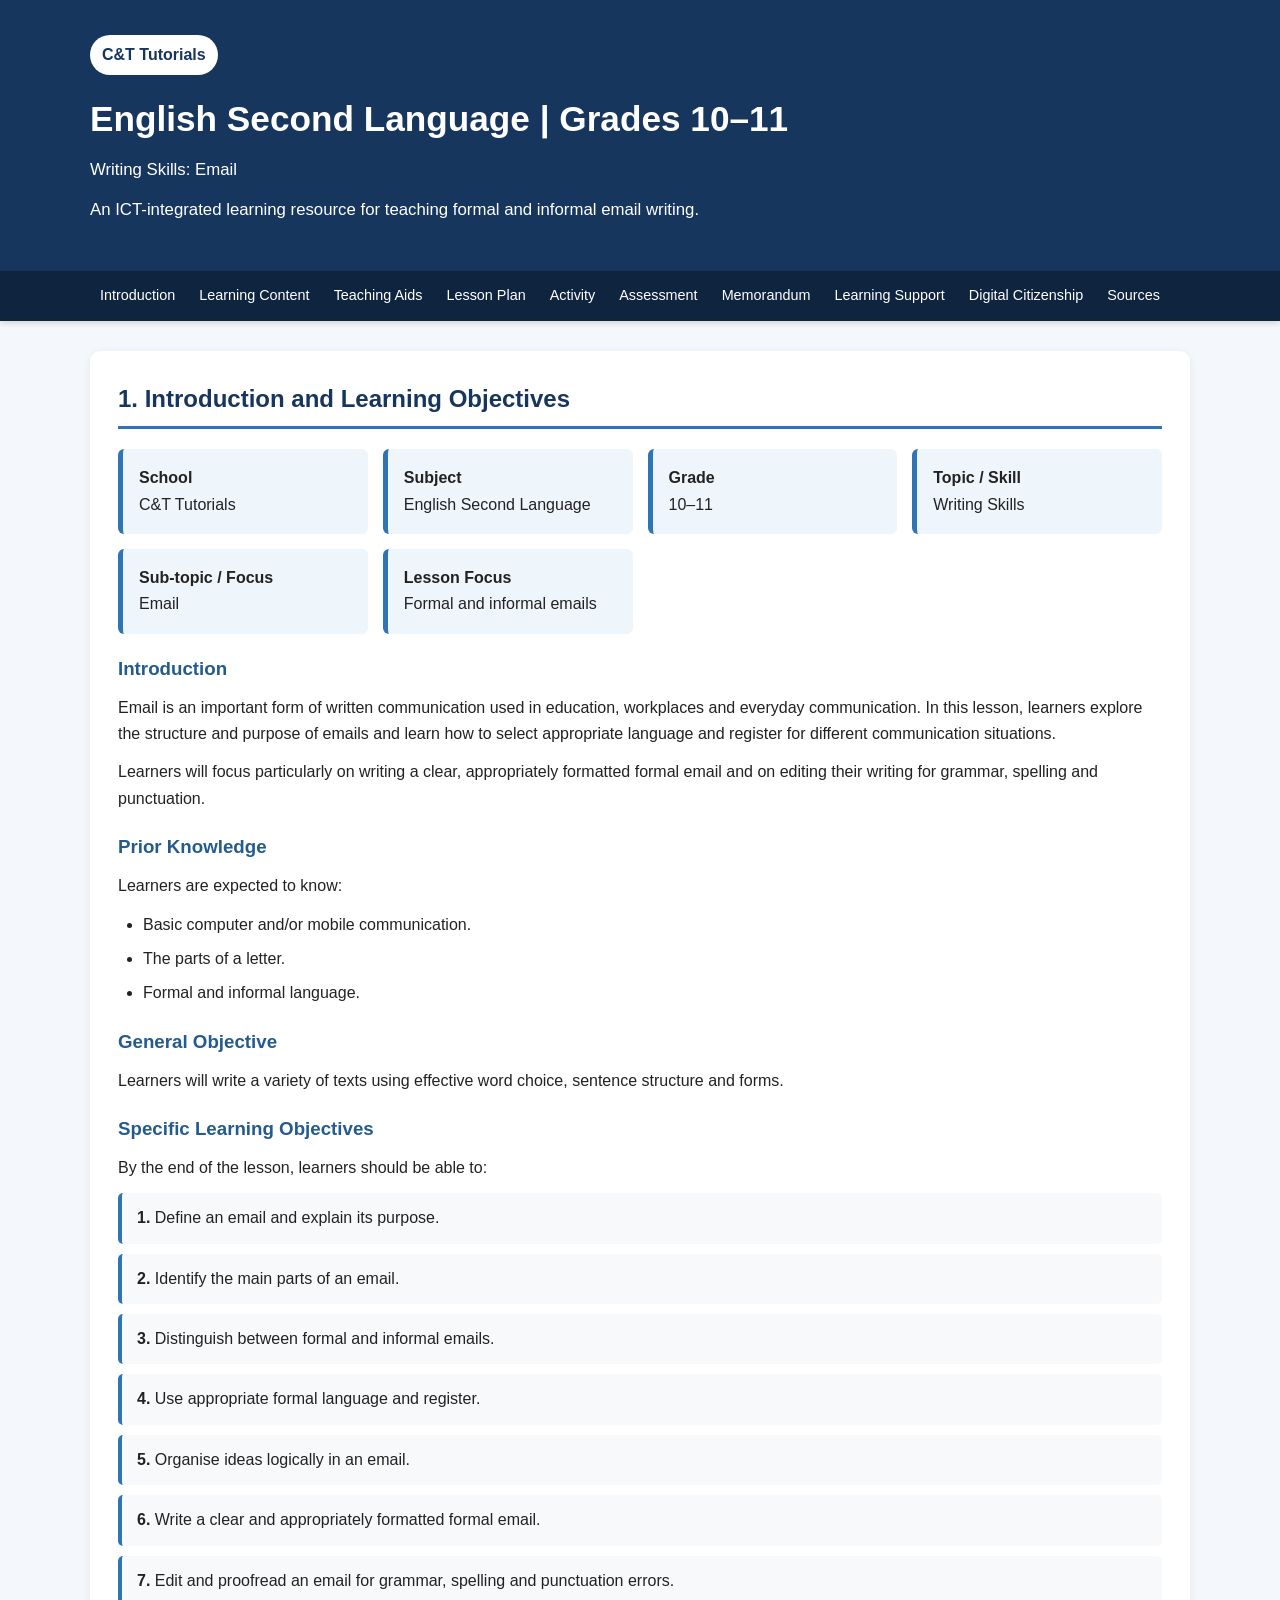
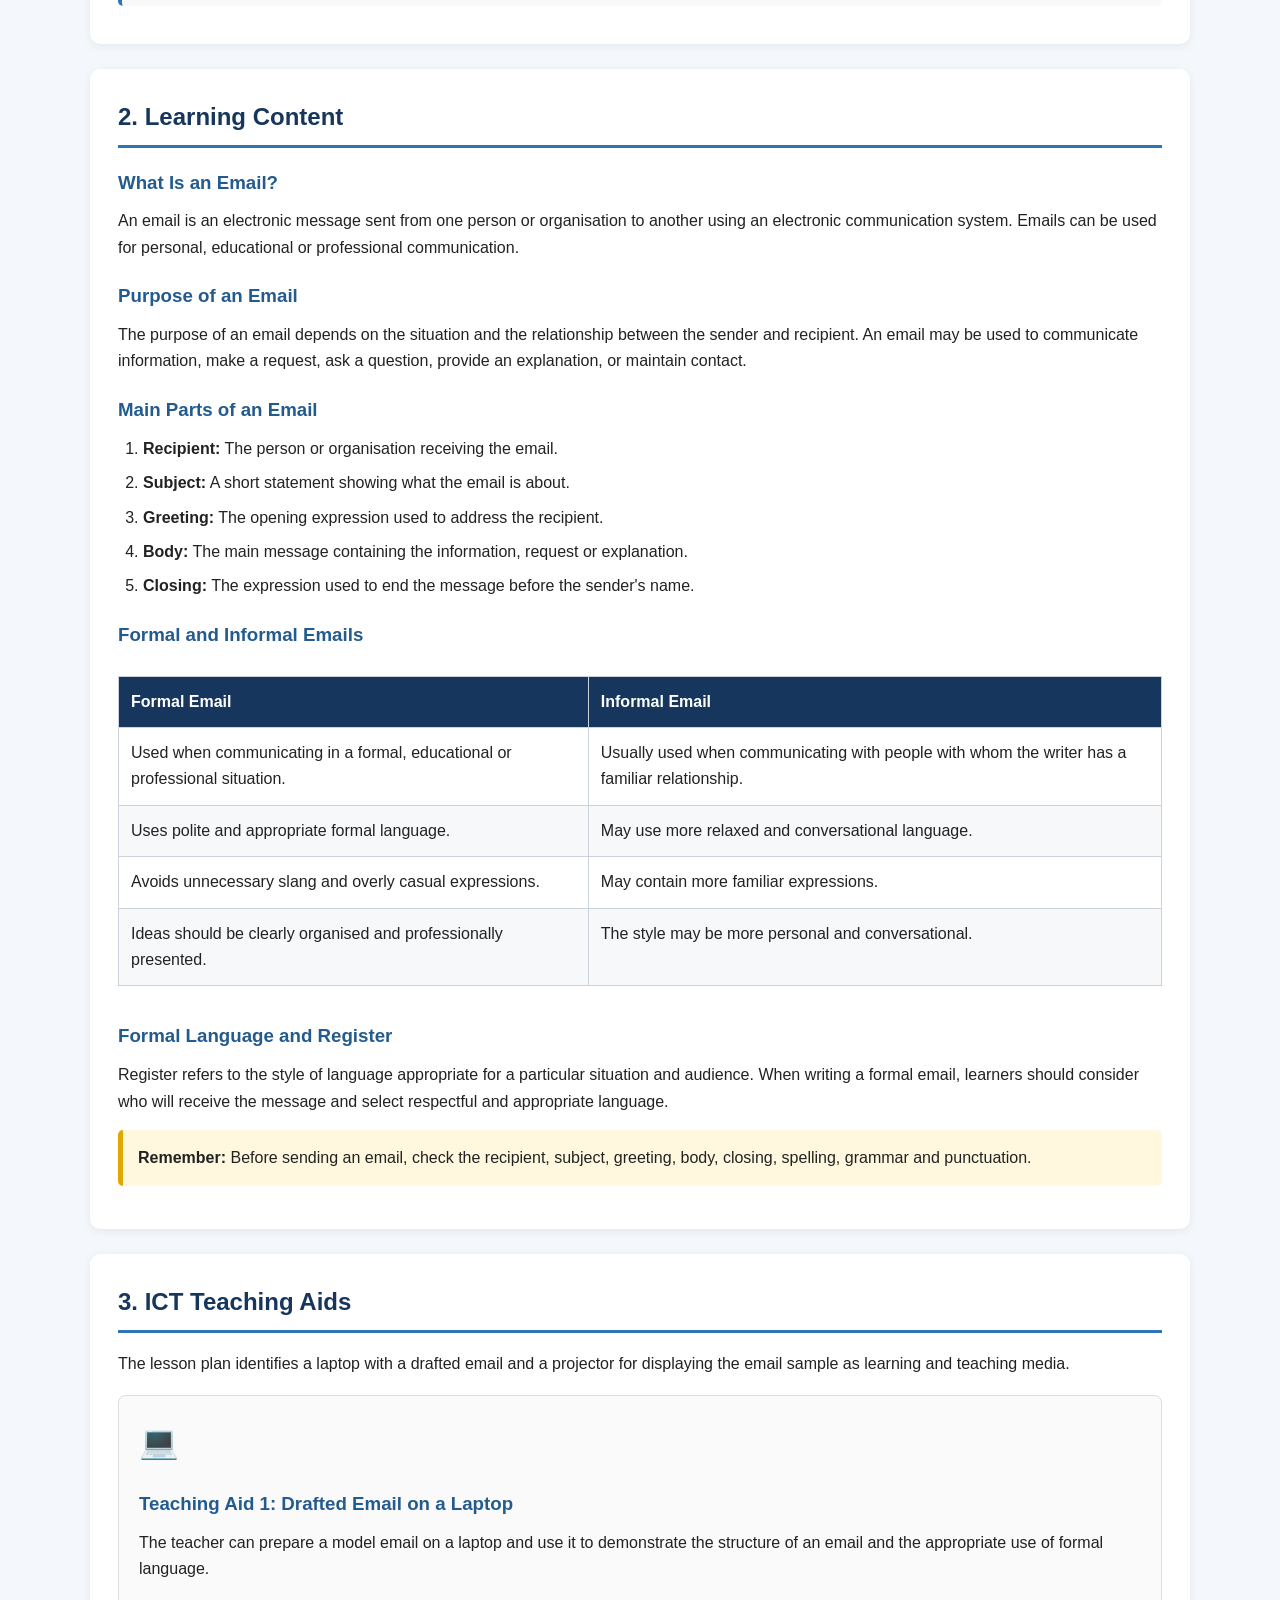
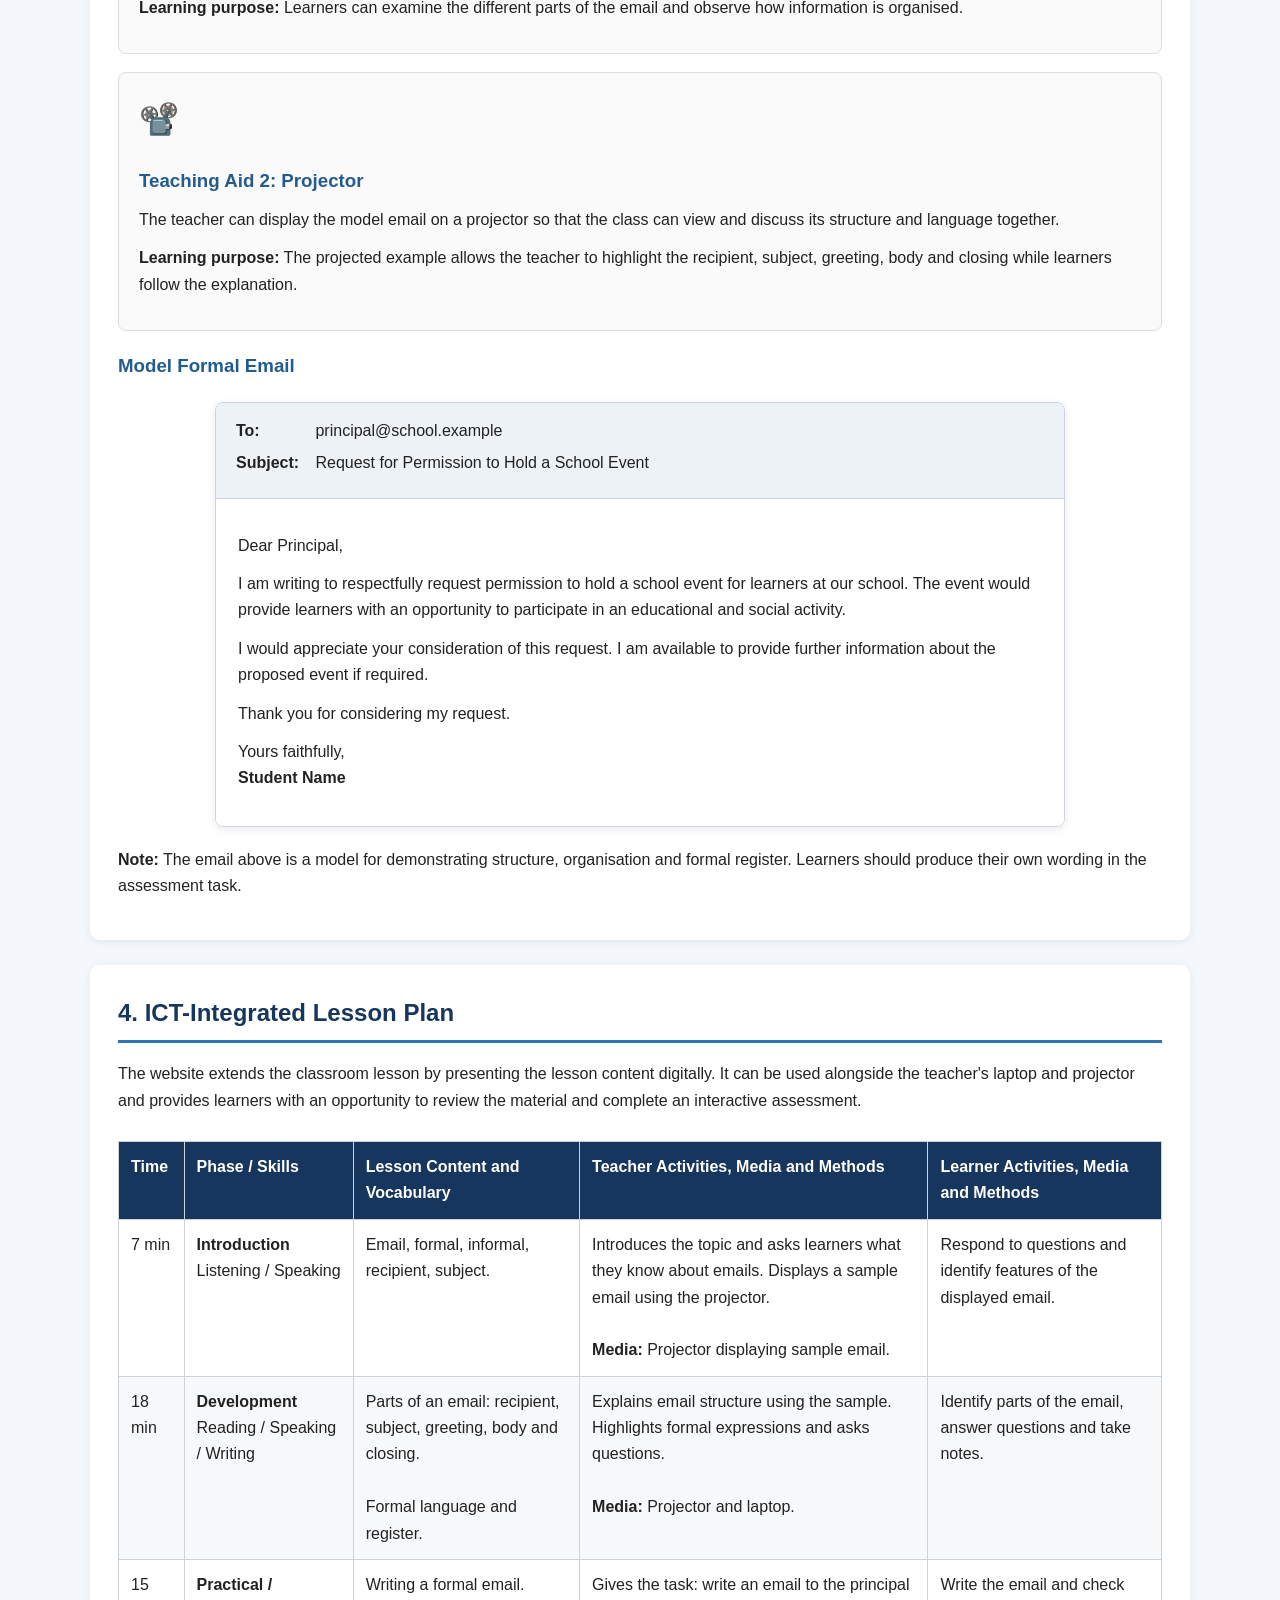
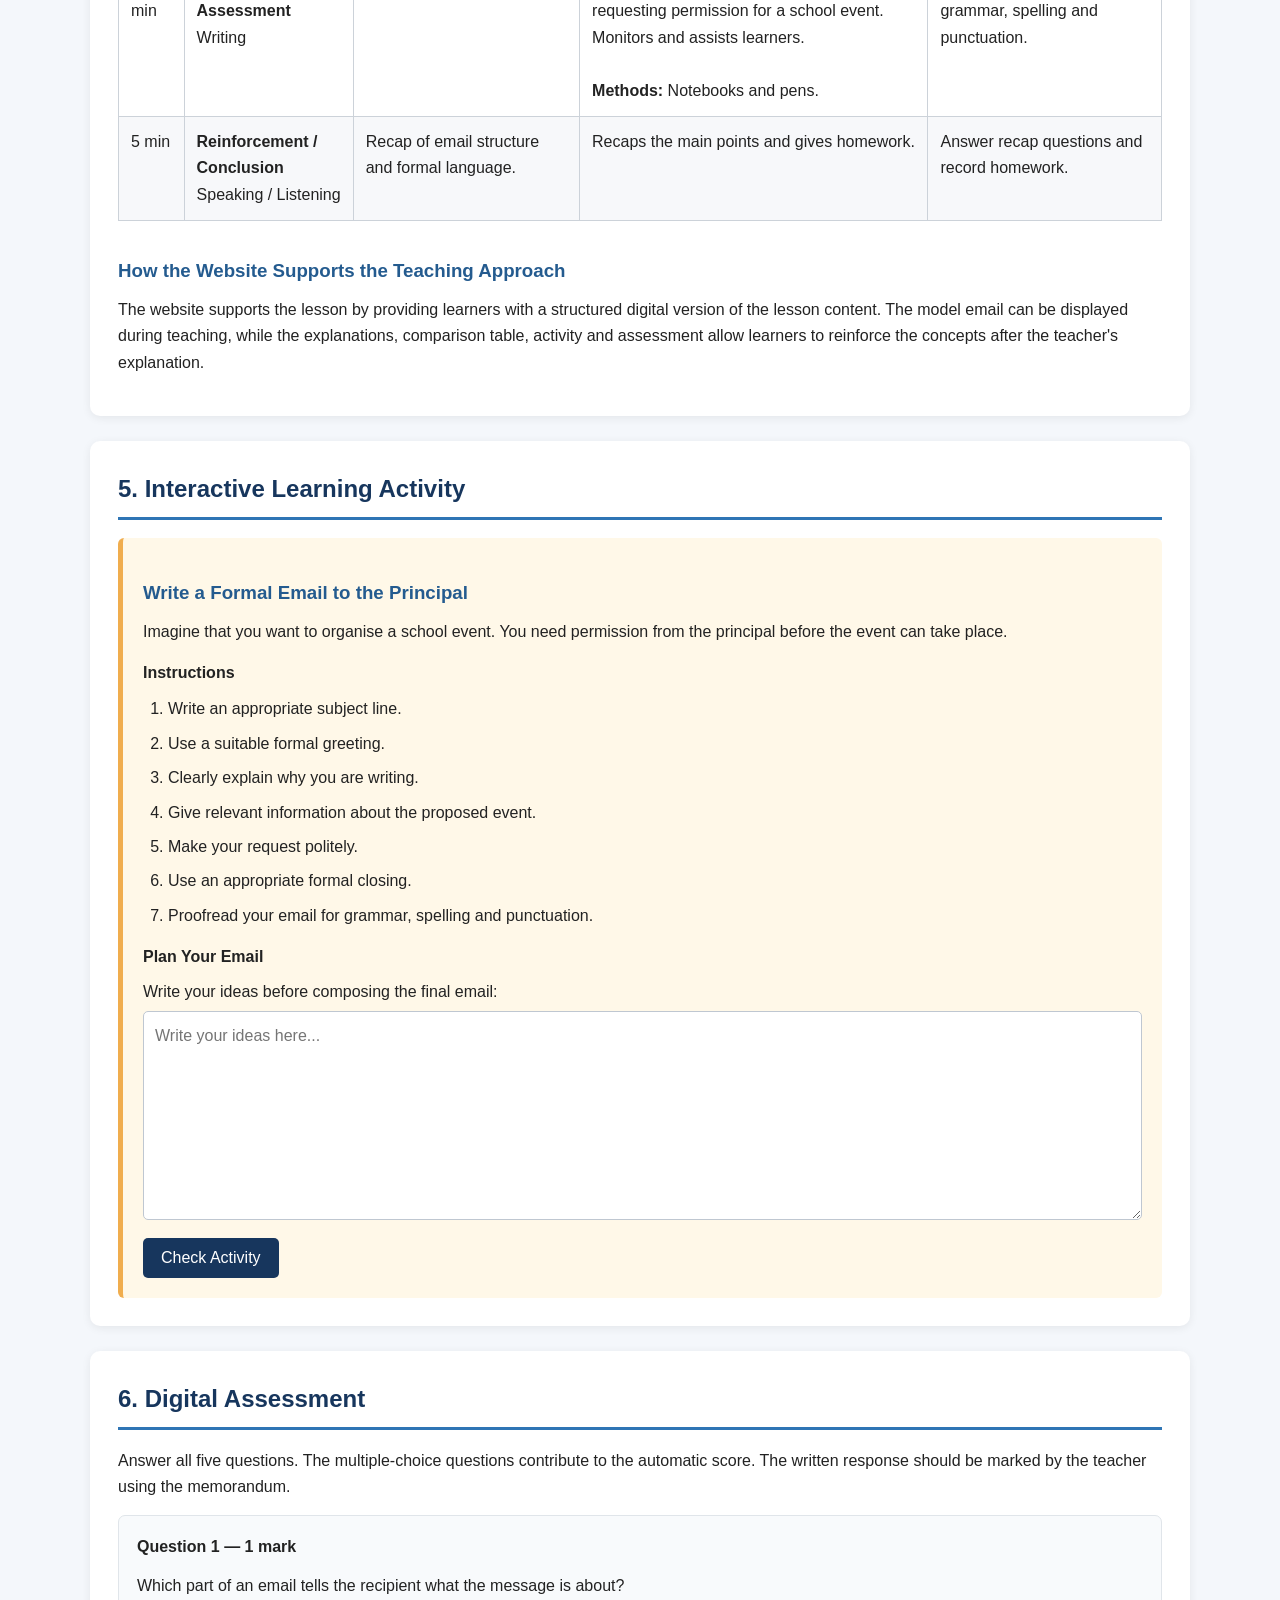
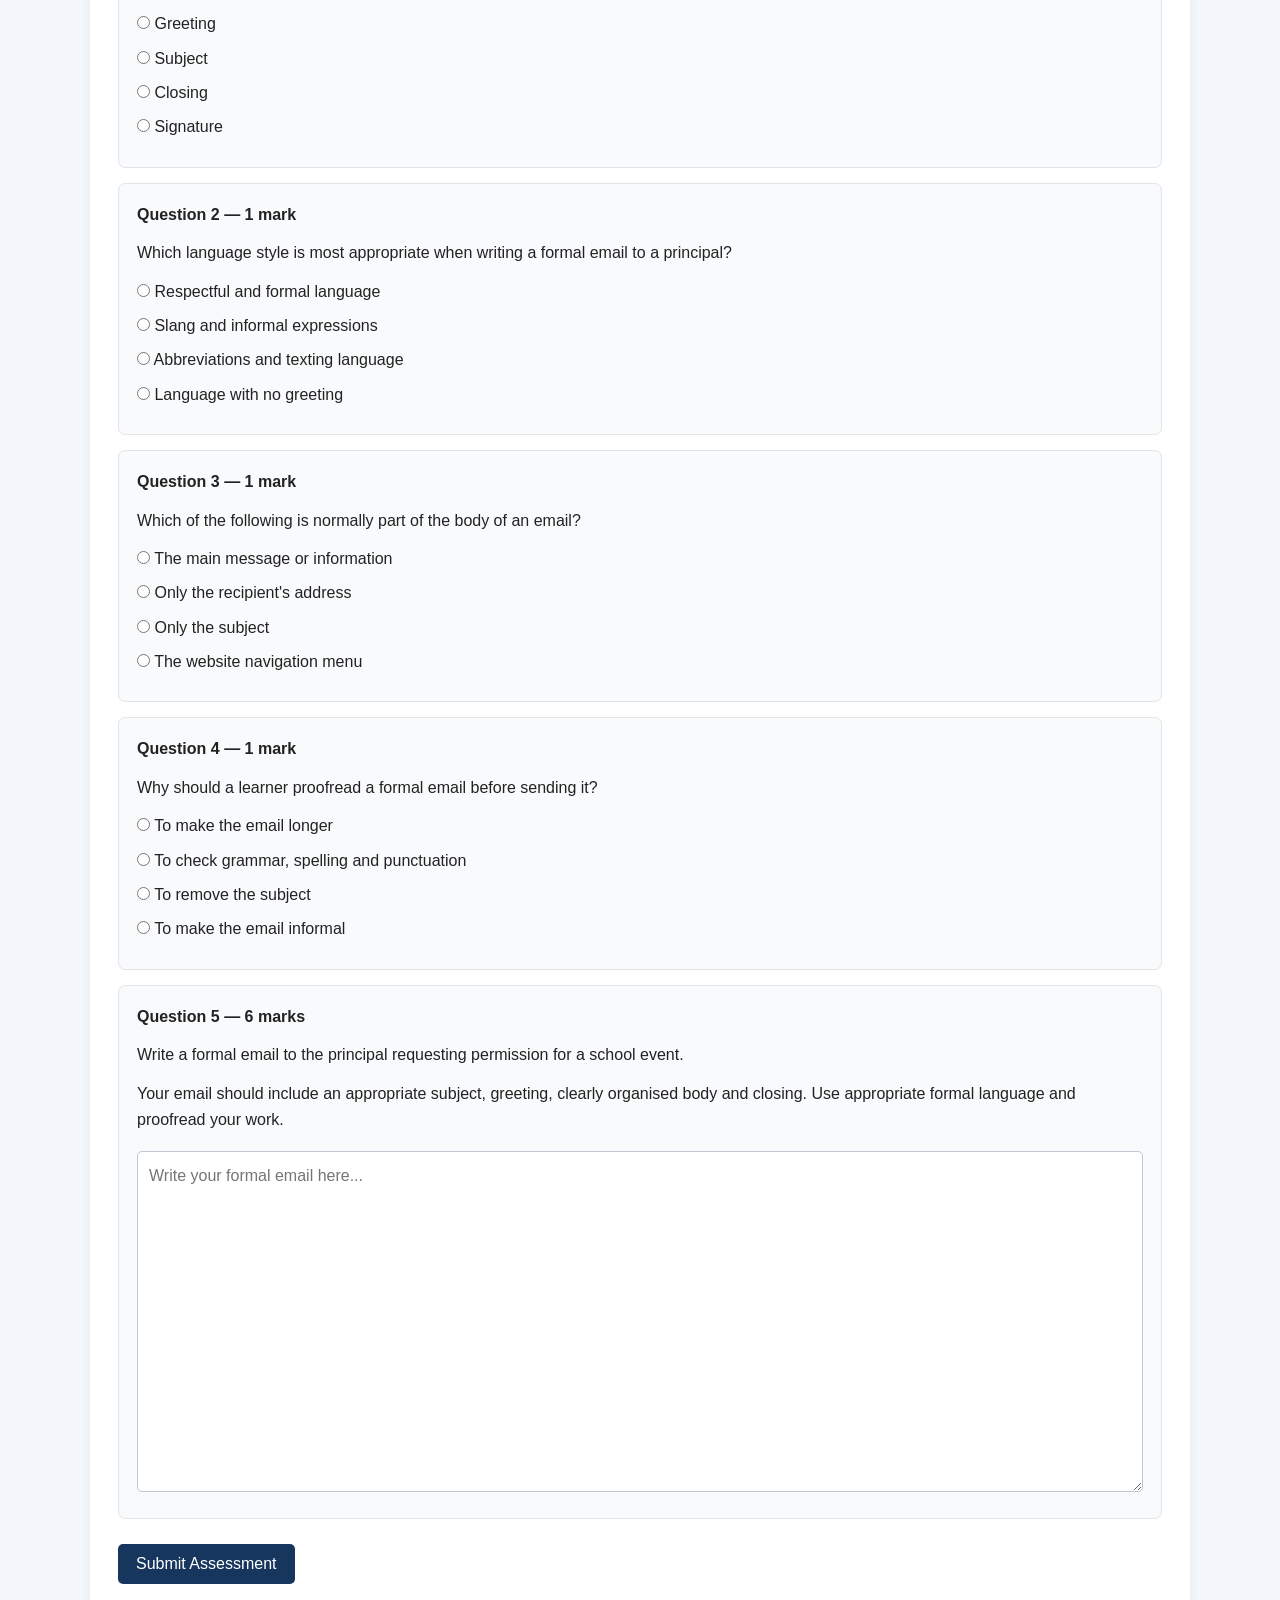
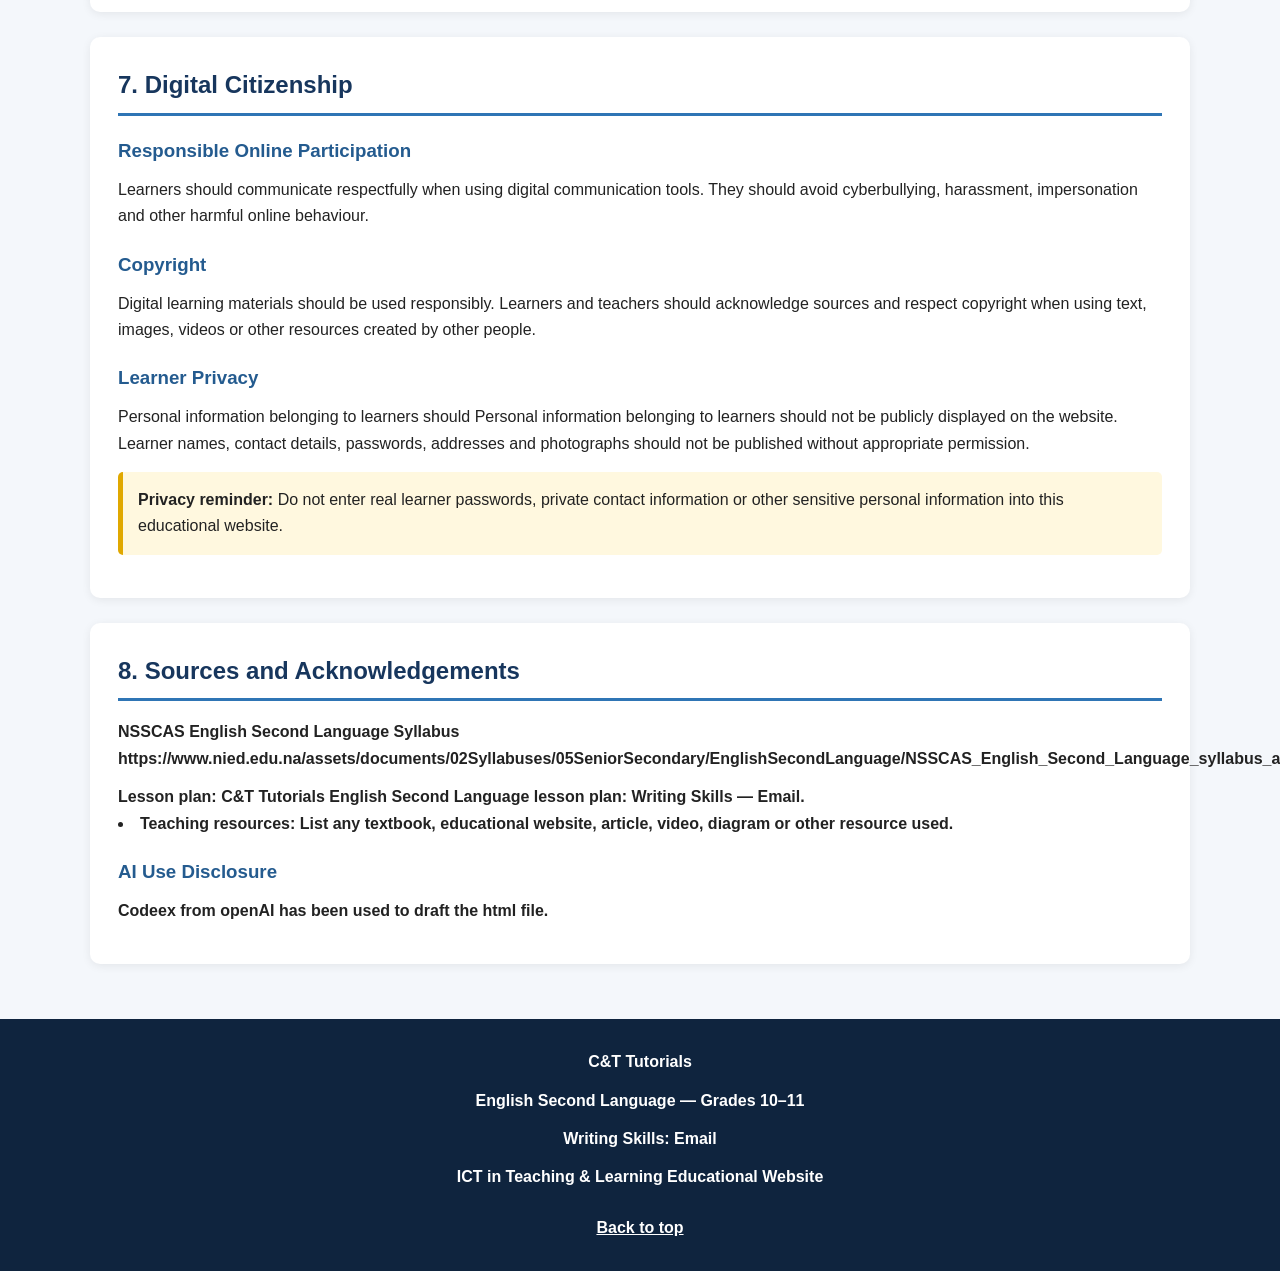
<file: English-grade_10-11_second language.html>
<!DOCTYPE html>
<html lang="en">
<head>
    <meta charset="UTF-8">
    <meta name="viewport" content="width=device-width, initial-scale=1.0">

    <title>Email Writing | ICT-Integrated Educational Lesson</title>

    <meta name="description" content="English Second Language educational lesson on email writing for Grades 10-11 at C&T Tutorials.">

    <style>
        * {
            box-sizing: border-box;
            margin: 0;
            padding: 0;
        }

        html {
            scroll-behavior: smooth;
        }

        body {
            font-family: Arial, Helvetica, sans-serif;
            line-height: 1.65;
            background: #f4f7fb;
            color: #222;
        }

        header {
            background: #17365d;
            color: white;
            padding: 35px 20px;
        }

        .container {
            width: min(1100px, 92%);
            margin: auto;
        }

        header h1 {
            font-size: 2.2rem;
            margin-bottom: 8px;
        }

        header p {
            font-size: 1.05rem;
        }

        .school-badge {
            display: inline-block;
            background: #ffffff;
            color: #17365d;
            padding: 7px 12px;
            border-radius: 20px;
            font-weight: bold;
            margin-bottom: 15px;
        }

        nav {
            background: #0f243e;
            position: sticky;
            top: 0;
            z-index: 1000;
            box-shadow: 0 2px 6px rgba(0,0,0,0.15);
        }

        nav .container {
            display: flex;
            flex-wrap: wrap;
            gap: 4px;
        }

        nav a {
            color: white;
            text-decoration: none;
            padding: 13px 10px;
            font-size: 0.9rem;
        }

        nav a:hover {
            background: #2f75b5;
        }

        main {
            padding: 30px 0;
        }

        section {
            background: white;
            padding: 28px;
            margin-bottom: 25px;
            border-radius: 10px;
            box-shadow: 0 2px 10px rgba(0,0,0,0.07);
        }

        h2 {
            color: #17365d;
            border-bottom: 3px solid #2f75b5;
            padding-bottom: 8px;
            margin-bottom: 18px;
        }

        h3 {
            color: #245b8f;
            margin: 20px 0 10px;
        }

        h4 {
            margin: 15px 0 8px;
        }

        p {
            margin-bottom: 12px;
        }

        ul, ol {
            margin: 10px 0 15px 25px;
        }

        li {
            margin-bottom: 8px;
        }

        .hero-grid {
            display: grid;
            grid-template-columns: repeat(auto-fit, minmax(210px, 1fr));
            gap: 15px;
            margin-top: 20px;
        }

        .info-card {
            background: #eef5fb;
            border-left: 5px solid #2f75b5;
            padding: 16px;
            border-radius: 6px;
        }

        .objective {
            background: #f7f9fb;
            border-left: 4px solid #2f75b5;
            padding: 12px 15px;
            margin: 10px 0;
            border-radius: 5px;
        }

        .note {
            background: #fff8df;
            border-left: 5px solid #e0a800;
            padding: 15px;
            margin: 15px 0;
            border-radius: 5px;
        }

        .email-example {
            max-width: 850px;
            margin: 20px auto;
            border: 1px solid #ccd5df;
            border-radius: 8px;
            overflow: hidden;
            box-shadow: 0 3px 10px rgba(0,0,0,0.08);
        }

        .email-header {
            background: #edf2f7;
            padding: 15px 20px;
            border-bottom: 1px solid #ccd5df;
        }

        .email-body {
            padding: 22px;
            background: white;
        }

        .email-row {
            margin-bottom: 6px;
        }

        .email-row strong {
            display: inline-block;
            min-width: 75px;
        }

        .email-body p {
            margin: 12px 0;
        }

        .comparison {
            overflow-x: auto;
        }

        table {
            width: 100%;
            border-collapse: collapse;
            margin: 15px 0;
        }

        th, td {
            border: 1px solid #ccd2d9;
            padding: 12px;
            text-align: left;
            vertical-align: top;
        }

        th {
            background: #17365d;
            color: white;
        }

        tr:nth-child(even) {
            background: #f7f8fa;
        }

        .aid {
            background: #fafafa;
            border: 1px solid #ddd;
            border-radius: 8px;
            padding: 20px;
            margin: 18px 0;
        }

        .aid-icon {
            font-size: 2rem;
            margin-bottom: 8px;
        }

        .activity {
            background: #fff8e8;
            border-left: 5px solid #f0ad4e;
            padding: 20px;
            border-radius: 6px;
        }

        textarea,
        input[type="text"] {
            width: 100%;
            padding: 11px;
            margin-top: 6px;
            border: 1px solid #bfc7d1;
            border-radius: 5px;
            font: inherit;
        }

        textarea {
            resize: vertical;
        }

        button {
            background: #17365d;
            color: white;
            border: none;
            padding: 11px 18px;
            border-radius: 5px;
            cursor: pointer;
            font-size: 1rem;
            margin-top: 10px;
        }

        button:hover {
            background: #2f75b5;
        }

        .question {
            padding: 18px;
            background: #f8fafc;
            border: 1px solid #e0e5ea;
            border-radius: 7px;
            margin: 15px 0;
        }

        .question label {
            display: block;
            margin: 8px 0;
            cursor: pointer;
        }

        .result {
            display: none;
            margin-top: 15px;
            padding: 15px;
            border-radius: 6px;
            background: #e3f3e5;
            border-left: 5px solid #39843c;
        }

        .support-card {
            background: #eef8ef;
            border-left: 5px solid #4b9b50;
            padding: 17px;
            margin: 12px 0;
            border-radius: 6px;
        }

        .lesson-plan {
            overflow-x: auto;
        }

        .lesson-plan table {
            min-width: 850px;
        }

        .rubric {
            background: #eef5fb;
            padding: 18px;
            border-radius: 7px;
            margin-top: 15px;
        }

        footer {
            background: #0f243e;
            color: white;
            text-align: center;
            padding: 30px 20px;
        }

        footer a {
            color: white;
        }

        .back-top {
            display: inline-block;
            margin-top: 12px;
        }

        @media (max-width: 700px) {
            header h1 {
                font-size: 1.7rem;
            }

            nav .container {
                overflow-x: auto;
                flex-wrap: nowrap;
            }

            nav a {
                white-space: nowrap;7
            }

            section {
                padding: 20px;
            }

            th, td {
                font-size: 0.9rem;
            }
        }
    </style>
</head>

<body>

<header id="top">
    <div class="container">
        <span class="school-badge">C&T Tutorials</span>

        <h1>English Second Language | Grades 10–11</h1>

        <p>
            Writing Skills: Email
        </p>

        <p>
            An ICT-integrated learning resource for teaching formal and
            informal email writing.
        </p>
    </div>
</header>

<nav aria-label="Main navigation">
    <div class="container">
        <a href="#introduction">Introduction</a>
        <a href="#content">Learning Content</a>
        <a href="#aids">Teaching Aids</a>
        <a href="#lesson-plan">Lesson Plan</a>
        <a href="#activity">Activity</a>
        <a href="#assessment">Assessment</a>
        <a href="#memorandum">Memorandum</a>
        <a href="#support">Learning Support</a>
        <a href="#citizenship">Digital Citizenship</a>
        <a href="#sources">Sources</a>
    </div>
</nav>

<main class="container">

    <!-- 1. INTRODUCTION AND OBJECTIVES -->

    <section id="introduction">

        <h2>1. Introduction and Learning Objectives</h2>

        <div class="hero-grid">

            <div class="info-card">
                <strong>School</strong><br>
                C&T Tutorials
            </div>

            <div class="info-card">
                <strong>Subject</strong><br>
                English Second Language
            </div>

            <div class="info-card">
                <strong>Grade</strong><br>
                10–11
            </div>

            <div class="info-card">
                <strong>Topic / Skill</strong><br>
                Writing Skills
            </div>

            <div class="info-card">
                <strong>Sub-topic / Focus</strong><br>
                Email
            </div>

            <div class="info-card">
                <strong>Lesson Focus</strong><br>
                Formal and informal emails
            </div>

        </div>

        <h3>Introduction</h3>

        <p>
            Email is an important form of written communication used in
            education, workplaces and everyday communication. In this
            lesson, learners explore the structure and purpose of emails
            and learn how to select appropriate language and register for
            different communication situations.
        </p>

        <p>
            Learners will focus particularly on writing a clear,
            appropriately formatted formal email and on editing their
            writing for grammar, spelling and punctuation.
        </p>

        <h3>Prior Knowledge</h3>

        <p>Learners are expected to know:</p>

        <ul>
            <li>Basic computer and/or mobile communication.</li>
            <li>The parts of a letter.</li>
            <li>Formal and informal language.</li>
        </ul>

        <h3>General Objective</h3>

        <p>
            Learners will write a variety of texts using effective word
            choice, sentence structure and forms.
        </p>

        <h3>Specific Learning Objectives</h3>

        <p>By the end of the lesson, learners should be able to:</p>

        <div class="objective">
            <strong>1.</strong> Define an email and explain its purpose.
        </div>

        <div class="objective">
            <strong>2.</strong> Identify the main parts of an email.
        </div>

        <div class="objective">
            <strong>3.</strong> Distinguish between formal and informal emails.
        </div>

        <div class="objective">
            <strong>4.</strong> Use appropriate formal language and register.
        </div>

        <div class="objective">
            <strong>5.</strong> Organise ideas logically in an email.
        </div>

        <div class="objective">
            <strong>6.</strong> Write a clear and appropriately formatted formal email.
        </div>

        <div class="objective">
            <strong>7.</strong> Edit and proofread an email for grammar,
            spelling and punctuation errors.
        </div>

    </section>


    <!-- 2. LEARNING CONTENT -->

    <section id="content">

        <h2>2. Learning Content</h2>

        <h3>What Is an Email?</h3>

        <p>
            An email is an electronic message sent from one person or
            organisation to another using an electronic communication
            system. Emails can be used for personal, educational or
            professional communication.
        </p>

        <h3>Purpose of an Email</h3>

        <p>
            The purpose of an email depends on the situation and the
            relationship between the sender and recipient. An email may
            be used to communicate information, make a request, ask a
            question, provide an explanation, or maintain contact.
        </p>

        <h3>Main Parts of an Email</h3>

        <ol>
            <li>
                <strong>Recipient:</strong>
                The person or organisation receiving the email.
            </li>

            <li>
                <strong>Subject:</strong>
                A short statement showing what the email is about.
            </li>

            <li>
                <strong>Greeting:</strong>
                The opening expression used to address the recipient.
            </li>

            <li>
                <strong>Body:</strong>
                The main message containing the information, request or
                explanation.
            </li>

            <li>
                <strong>Closing:</strong>
                The expression used to end the message before the sender's
                name.
            </li>
        </ol>


        <h3>Formal and Informal Emails</h3>

        <div class="comparison">

            <table>
                <thead>
                    <tr>
                        <th>Formal Email</th>
                        <th>Informal Email</th>
                    </tr>
                </thead>

                <tbody>
                    <tr>
                        <td>
                            Used when communicating in a formal,
                            educational or professional situation.
                        </td>

                        <td>
                            Usually used when communicating with people
                            with whom the writer has a familiar relationship.
                        </td>
                    </tr>

                    <tr>
                        <td>
                            Uses polite and appropriate formal language.
                        </td>

                        <td>
                            May use more relaxed and conversational language.
                        </td>
                    </tr>

                    <tr>
                        <td>
                            Avoids unnecessary slang and overly casual
                            expressions.
                        </td>

                        <td>
                            May contain more familiar expressions.
                        </td>
                    </tr>

                    <tr>
                        <td>
                            Ideas should be clearly organised and
                            professionally presented.
                        </td>

                        <td>
                            The style may be more personal and conversational.
                        </td>
                    </tr>
                </tbody>
            </table>

        </div>


        <h3>Formal Language and Register</h3>

        <p>
            Register refers to the style of language appropriate for a
            particular situation and audience. When writing a formal
            email, learners should consider who will receive the message
            and select respectful and appropriate language.
        </p>

        <div class="note">
            <strong>Remember:</strong>
            Before sending an email, check the recipient, subject,
            greeting, body, closing, spelling, grammar and punctuation.
        </div>

    </section>


    <!-- 3. TEACHING AIDS -->

    <section id="aids">

        <h2>3. ICT Teaching Aids</h2>

        <p>
            The lesson plan identifies a laptop with a drafted email and
            a projector for displaying the email sample as learning and
            teaching media.
        </p>

        <div class="aid">

            <div class="aid-icon">💻</div>

            <h3>Teaching Aid 1: Drafted Email on a Laptop</h3>

            <p>
                The teacher can prepare a model email on a laptop and use
                it to demonstrate the structure of an email and the
                appropriate use of formal language.
            </p>

            <p>
                <strong>Learning purpose:</strong>
                Learners can examine the different parts of the email
                and observe how information is organised.
            </p>

        </div>


        <div class="aid">

            <div class="aid-icon">📽️</div>

            <h3>Teaching Aid 2: Projector</h3>

            <p>
                The teacher can display the model email on a projector so
                that the class can view and discuss its structure and
                language together.
            </p>

            <p>
                <strong>Learning purpose:</strong>
                The projected example allows the teacher to highlight the
                recipient, subject, greeting, body and closing while
                learners follow the explanation.
            </p>

        </div>


        <h3>Model Formal Email</h3>

        <div class="email-example">

            <div class="email-header">

                <div class="email-row">
                    <strong>To:</strong>
                    principal@school.example
                </div>

                <div class="email-row">
                    <strong>Subject:</strong>
                    Request for Permission to Hold a School Event
                </div>

            </div>

            <div class="email-body">

                <p>Dear Principal,</p>

                <p>
                    I am writing to respectfully request permission to hold
                    a school event for learners at our school. The event
                    would provide learners with an opportunity to
                    participate in an educational and social activity.
                </p>

                <p>
                    I would appreciate your consideration of this request.
                    I am available to provide further information about
                    the proposed event if required.
                </p>

                <p>
                    Thank you for considering my request.
                </p>

                <p>
                    Yours faithfully,<br>
                    <strong>Student Name</strong>
                </p>

            </div>

        </div>

        <p>
            <strong>Note:</strong>
            The email above is a model for demonstrating structure,
            organisation and formal register. Learners should produce
            their own wording in the assessment task.
        </p>

    </section>


    <!-- 4. ICT INTEGRATED LESSON PLAN -->

    <section id="lesson-plan">

        <h2>4. ICT-Integrated Lesson Plan</h2>

        <p>
            The website extends the classroom lesson by presenting the
            lesson content digitally. It can be used alongside the
            teacher's laptop and projector and provides learners with an
            opportunity to review the material and complete an interactive
            assessment.
        </p>

        <div class="lesson-plan">

            <table>

                <thead>

                    <tr>
                        <th>Time</th>
                        <th>Phase / Skills</th>
                        <th>Lesson Content and Vocabulary</th>
                        <th>Teacher Activities, Media and Methods</th>
                        <th>Learner Activities, Media and Methods</th>
                    </tr>

                </thead>

                <tbody>

                    <tr>

                        <td>7 min</td>

                        <td>
                            <strong>Introduction</strong><br>
                            Listening / Speaking
                        </td>

                        <td>
                            Email, formal, informal, recipient, subject.
                        </td>

                        <td>
                            Introduces the topic and asks learners what
                            they know about emails. Displays a sample
                            email using the projector.
                            <br><br>
                            <strong>Media:</strong> Projector displaying
                            sample email.
                        </td>

                        <td>
                            Respond to questions and identify features of
                            the displayed email.
                        </td>

                    </tr>


                    <tr>

                        <td>18 min</td>

                        <td>
                            <strong>Development</strong><br>
                            Reading / Speaking / Writing
                        </td>

                        <td>
                            Parts of an email: recipient, subject,
                            greeting, body and closing.
                            <br><br>
                            Formal language and register.
                        </td>

                        <td>
                            Explains email structure using the sample.
                            Highlights formal expressions and asks
                            questions.
                            <br><br>
                            <strong>Media:</strong> Projector and laptop.
                        </td>

                        <td>
                            Identify parts of the email, answer questions
                            and take notes.
                        </td>

                    </tr>


                    <tr>

                        <td>15 min</td>

                        <td>
                            <strong>Practical / Assessment</strong><br>
                            Writing
                        </td>

                        <td>
                            Writing a formal email.
                        </td>

                        <td>
                            Gives the task: write an email to the principal
                            requesting permission for a school event.
                            Monitors and assists learners.
                            <br><br>
                            <strong>Methods:</strong> Notebooks and pens.
                        </td>

                        <td>
                            Write the email and check grammar, spelling
                            and punctuation.
                        </td>

                    </tr>


                    <tr>

                        <td>5 min</td>

                        <td>
                            <strong>Reinforcement / Conclusion</strong><br>
                            Speaking / Listening
                        </td>

                        <td>
                            Recap of email structure and formal language.
                        </td>

                        <td>
                            Recaps the main points and gives homework.
                        </td>

                        <td>
                            Answer recap questions and record homework.
                        </td>

                    </tr>

                </tbody>

            </table>

        </div>


        <h3>How the Website Supports the Teaching Approach</h3>

        <p>
            The website supports the lesson by providing learners with a
            structured digital version of the lesson content. The model
            email can be displayed during teaching, while the explanations,
            comparison table, activity and assessment allow learners to
            reinforce the concepts after the teacher's explanation.
        </p>

    </section>


    <!-- 5. INTERACTIVE ACTIVITY -->

    <section id="activity">

        <h2>5. Interactive Learning Activity</h2>

        <div class="activity">

            <h3>Write a Formal Email to the Principal</h3>

            <p>
                Imagine that you want to organise a school event. You need
                permission from the principal before the event can take
                place.
            </p>

            <h4>Instructions</h4>

            <ol>
                <li>Write an appropriate subject line.</li>
                <li>Use a suitable formal greeting.</li>
                <li>Clearly explain why you are writing.</li>
                <li>Give relevant information about the proposed event.</li>
                <li>Make your request politely.</li>
                <li>Use an appropriate formal closing.</li>
                <li>Proofread your email for grammar, spelling and punctuation.</li>
            </ol>

            <h4>Plan Your Email</h4>

            <label for="email-plan">
                Write your ideas before composing the final email:
            </label>

            <textarea
                id="email-plan"
                rows="7"
                placeholder="Write your ideas here..."></textarea>

            <button type="button" onclick="saveActivity()">
                Check Activity
            </button>

            <div id="activity-result" class="result">
            </div>

        </div>

    </section>


    <!-- 6. ASSESSMENT -->

    <section id="assessment">

        <h2>6. Digital Assessment</h2>

        <p>
            Answer all five questions. The multiple-choice questions
            contribute to the automatic score. The written response should
            be marked by the teacher using the memorandum.
        </p>

        <form id="quizForm">

            <div class="question">

                <p>
                    <strong>Question 1 — 1 mark</strong>
                </p>

                <p>
                    Which part of an email tells the recipient what the
                    message is about?
                </p>

                <label>
                    <input type="radio" name="q1" value="a">
                    Greeting
                </label>

                <label>
                    <input type="radio" name="q1" value="b">
                    Subject
                </label>

                <label>
                    <input type="radio" name="q1" value="c">
                    Closing
                </label>

                <label>
                    <input type="radio" name="q1" value="d">
                    Signature
                </label>

            </div>


            <div class="question">

                <p>
                    <strong>Question 2 — 1 mark</strong>
                </p>

                <p>
                    Which language style is most appropriate when writing
                    a formal email to a principal?
                </p>

                <label>
                    <input type="radio" name="q2" value="a">
                    Respectful and formal language
                </label>

                <label>
                    <input type="radio" name="q2" value="b">
                    Slang and informal expressions
                </label>

                <label>
                    <input type="radio" name="q2" value="c">
                    Abbreviations and texting language
                </label>

                <label>
                    <input type="radio" name="q2" value="d">
                    Language with no greeting
                </label>

            </div>


            <div class="question">

                <p>
                    <strong>Question 3 — 1 mark</strong>
                </p>

                <p>
                    Which of the following is normally part of the body
                    of an email?
                </p>

                <label>
                    <input type="radio" name="q3" value="a">
                    The main message or information
                </label>

                <label>
                    <input type="radio" name="q3" value="b">
                    Only the recipient's address
                </label>

                <label>
                    <input type="radio" name="q3" value="c">
                    Only the subject
                </label>

                <label>
                    <input type="radio" name="q3" value="d">
                    The website navigation menu
                </label>

            </div>


            <div class="question">

                <p>
                    <strong>Question 4 — 1 mark</strong>
                </p>

                <p>
                    Why should a learner proofread a formal email before
                    sending it?
                </p>

                <label>
                    <input type="radio" name="q4" value="a">
                    To make the email longer
                </label>

                <label>
                    <input type="radio" name="q4" value="b">
                    To check grammar, spelling and punctuation
                </label>

                <label>
                    <input type="radio" name="q4" value="c">
                    To remove the subject
                </label>

                <label>
                    <input type="radio" name="q4" value="d">
                    To make the email informal
                </label>

            </div>


            <div class="question">

                <p>
                    <strong>Question 5 — 6 marks</strong>
                </p>

                <p>
                    Write a formal email to the principal requesting
                    permission for a school event.
                </p>

                <p>
                    Your email should include an appropriate subject,
                    greeting, clearly organised body and closing.
                    Use appropriate formal language and proofread your
                    work.
                </p>

                <textarea
                    id="q5"
                    rows="12"
                    placeholder="Write your formal email here..."></textarea>

            </div>


            <button type="button" onclick="submitQuiz()">
                Submit Assessment
            </button>

        </form>

        <div id="quiz-result" class="result">
        </div>

    </section>


    

    <!-- 7. DIGITAL CITIZENSHIP -->

    <section id="citizenship">

        <h2>7. Digital Citizenship</h2>

        <h3>Responsible Online Participation</h3>

        <p>
            Learners should communicate respectfully when using digital
            communication tools. They should avoid cyberbullying,
            harassment, impersonation and other harmful online behaviour.
        </p>

        <h3>Copyright</h3>

        <p>
            Digital learning materials should be used responsibly.
            Learners and teachers should acknowledge sources and respect
            copyright when using text, images, videos or other resources
            created by other people.
        </p>

        <h3>Learner Privacy</h3>

        <p>
            Personal information belonging to learners should Personal information belonging to learners should not be
            publicly displayed on the website. Learner names, contact
            details, passwords, addresses and photographs should not be
            published without appropriate permission.
        </p>

        <div class="note">
            <strong>Privacy reminder:</strong>
            Do not enter real learner passwords, private contact
            information or other sensitive personal information into
            this educational website.
        </div>

    </section>


    <!-- 8. SOURCES -->

    <section id="sources">

        <h2>8. Sources and Acknowledgements</h2>

        <p>
            <strong>NSSCAS English Second Language Syllabus<strong>
            https://www.nied.edu.na/assets/documents/02Syllabuses/05SeniorSecondary/EnglishSecondLanguage/NSSCAS_English_Second_Language_syllabus_approved_26_October_2020.pdf
        </p>

        
                <strong>Lesson plan:</strong>
                C&T Tutorials English Second Language lesson
                plan: Writing Skills — Email.
            </li>

            <li>
                <strong>Teaching resources:</strong>
                List any textbook, educational website, article, video,
                diagram or other resource used.
            </li>

        </ol>

        <h3>AI Use Disclosure</h3>

        <p>
            Codeex from openAI has been used to draft the html file.
        </p>

    

</main>


<footer>

    <p>
        <strong>C&T Tutorials</strong>
    </p>

    <p>
        English Second Language — Grades 10–11
    </p>

    <p>
        Writing Skills: Email
    </p>

    <p>
        ICT in Teaching &amp; Learning Educational Website
    </p>

    <a class="back-top" href="#top">Back to top</a>

</footer>


<script>

    /*
     * INTERACTIVE LEARNING ACTIVITY
     */

    function saveActivity() {

        const ideas =
            document.getElementById("email-plan").value.trim();

        const result =
            document.getElementById("activity-result");

        if (ideas.length < 10) {

            result.style.display = "block";

            result.innerHTML =
                "<strong>Keep working.</strong><br>" +
                "Write a few ideas about the event, why you need " +
                "permission and what you want to request.";

            return;
        }

        result.style.display = "block";

        result.innerHTML =
            "<strong>Good work!</strong><br>" +
            "You have started planning your formal email. " +
            "Now use your ideas to write the complete email in the " +
            "assessment section.";

    }


    /*
     * DIGITAL ASSESSMENT
     *
     * Questions 1–4 are automatically marked.
     * Question 5 is marked by the teacher using the memorandum.
     */

    function submitQuiz() {

        const answerKey = {
            q1: "b",
            q2: "a",
            q3: "a",
            q4: "b"
        };

        let score = 0;

        for (const question in answerKey) {

            const selected =
                document.querySelector(
                    'input[name="' + question + '"]:checked'
                );

            if (selected && selected.value === answerKey[question]) {
                score++;
            }
        }

        const writtenAnswer =
            document.getElementById("q5").value.trim();

        const result =
            document.getElementById("quiz-result");

        if (writtenAnswer.length < 20) {

            result.style.display = "block";

            result.innerHTML =
                "<strong>Please complete Question 5.</strong><br>" +
                "Write your formal email before submitting the assessment.";

            return;
        }

        result.style.display = "block";

        result.innerHTML =
            "<strong>Assessment submitted.</strong><br><br>" +
            "Automatically marked questions: " +
            score +
            "/4.<br>" +
            "Question 5: 6 marks — teacher marked.<br><br>" +
            "<strong>Total assessment:</strong> 10 marks.";

        result.scrollIntoView({
            behavior: "smooth",
            block: "center"
        });
    }

</script>

</body>
</html>
</file>
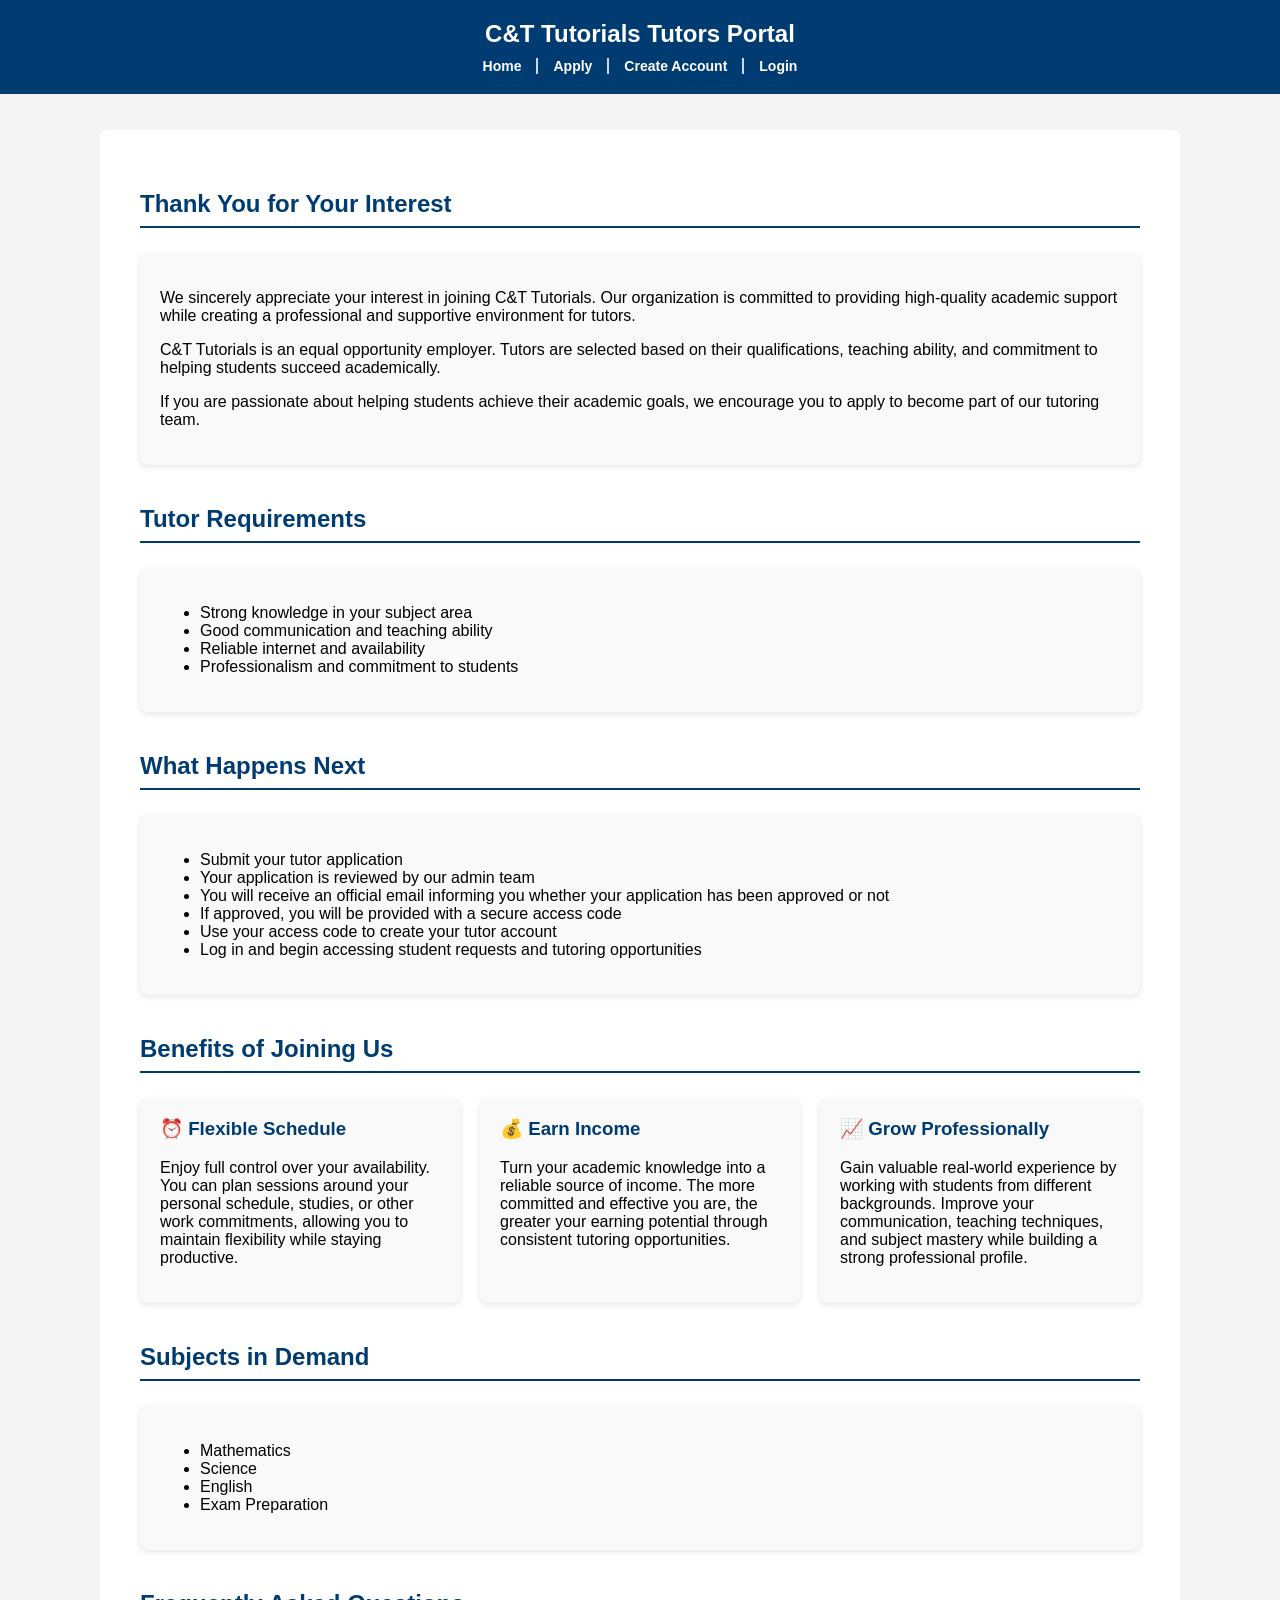
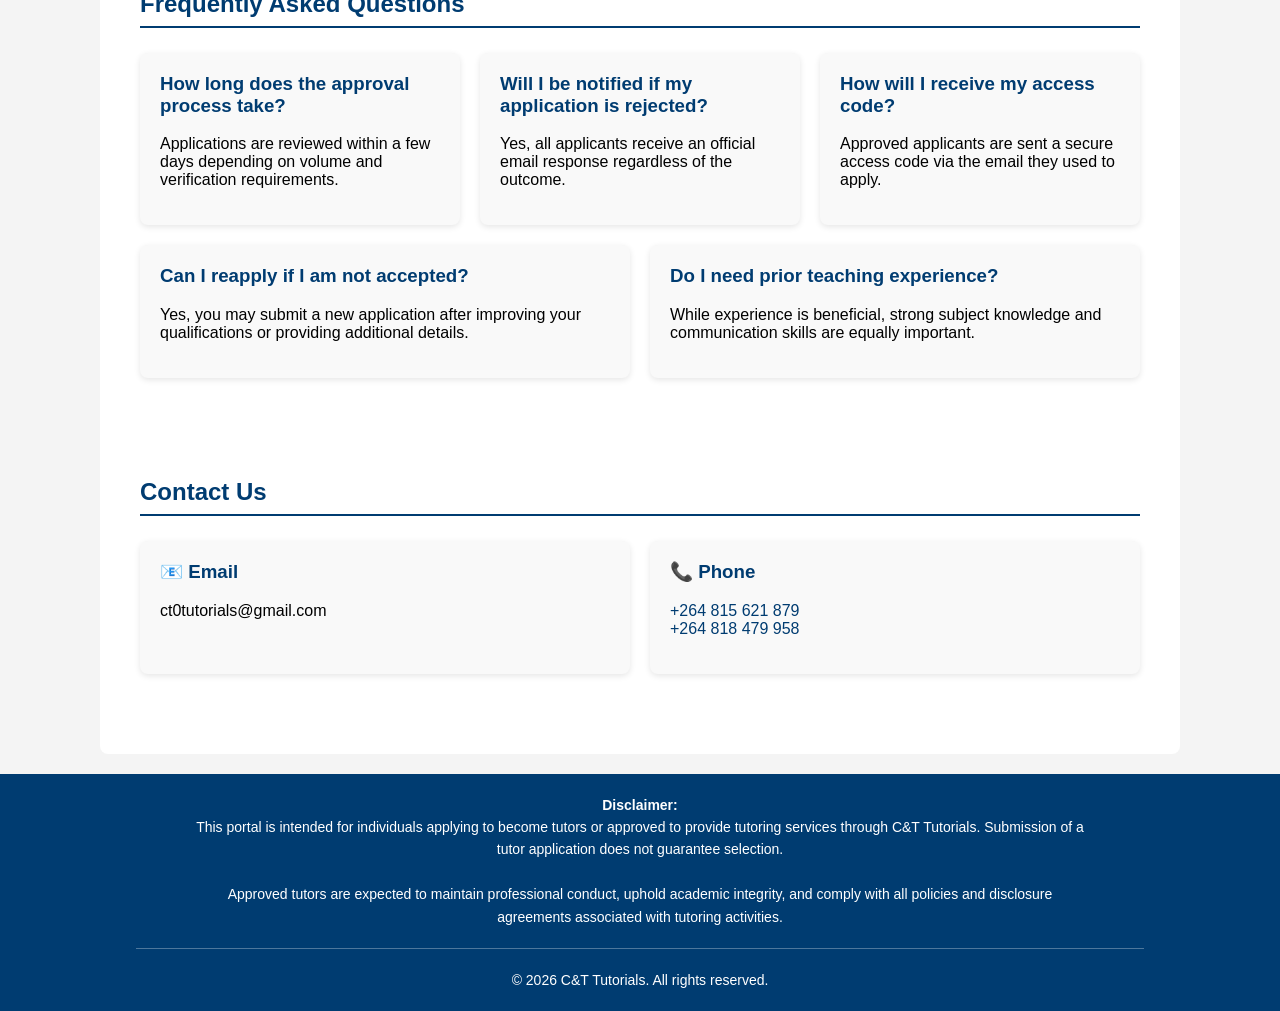
<file: tutors.html>
<!DOCTYPE html>
<html lang="en">
<head>
<meta charset="UTF-8">
<meta name="viewport" content="width=device-width, initial-scale=1.0">
<title>C&T Tutorials | Tutors Portal</title>

<style>
body{
margin:0;
font-family:Segoe UI, Arial;
background:#f4f4f4;
display:flex;
flex-direction:column;
min-height:100vh;
padding-top: 110px; /* Space for fixed centered header */
}

header{
background:#003c71; /* Updated to Banner Blue */
color:white;
padding:20px 10px;
text-align:center;
position: fixed; 
top: 0;
width: 100%;
z-index: 2000;
display: flex;
flex-direction: column;
align-items: center;
justify-content: center;
box-sizing: border-box;
}

header h1 { margin: 0; font-size: 1.5rem; }

nav { 
display: flex;
justify-content: center;
align-items: center;
margin-top: 10px; 
flex-wrap: wrap; 
width: 100%;
}

nav a{
color:white;
text-decoration:none;
font-weight:bold;
cursor:pointer;
white-space: nowrap;
font-size: 14px;
margin: 0 15px; 
}

/* Visible separator line between links */
.nav-separator {
border-left: 2px solid white; 
height: 16px;
display: inline-block;
margin: 0;
opacity: 0.8;
}

.main{
max-width:1000px; 
margin: 20px auto;
background:white;
padding:40px;
display: flex;
flex-direction: column;
flex:1;
border-radius: 8px;
transition: max-width 0.4s ease;
width: 90%;
}

h2{
color:#003c71; /* Updated to Banner Blue */
border-bottom:2px solid #003c71;
padding-bottom:8px;
margin-bottom:25px;
}

.fade{
opacity:0;
transition:opacity .4s ease;
}
.fade.show{
opacity:1;
}

.card-container{
display:flex;
flex-wrap:wrap;
gap:20px;
margin-top:20px;
margin-bottom: 40px;
}

.service-card{
flex:1;
min-width:250px;
background:#f9f9f9;
border-radius:8px;
padding:20px;
box-shadow:0 2px 6px rgba(0,0,0,0.1);
transition:0.3s;
text-decoration:none;
color:inherit;
display:block;
}

/* DASHBOARD SPECIFIC STYLING */
.dashboard-section .service-card {
    padding: 30px; 
    min-height: auto; 
}

.scroll-container {
    max-height: 400px;
    overflow-y: auto;
    padding-right: 15px;
}

/* CHAT INTERFACE STYLING */
.chat-container {
    display: flex;
    flex-direction: column;
    gap: 12px;
    padding: 10px;
    background: #f0f2f5;
    border-radius: 8px;
}

.chat-bubble {
    padding: 12px 16px;
    border-radius: 15px;
    max-width: 80%;
    font-size: 14px;
    line-height: 1.5;
    position: relative;
    box-shadow: 0 1px 2px rgba(0,0,0,0.1);
}

.chat-bubble.tutor {
    background: #003c71; /* Updated to Banner Blue */
    color: white;
    align-self: flex-end;
    border-bottom-right-radius: 2px;
}

.chat-bubble.admin {
    background: #e4e6eb;
    color: #050505;
    align-self: flex-start;
    border-bottom-left-radius: 2px;
}

.chat-date {
    font-size: 10px;
    display: block;
    margin-top: 6px;
    opacity: 0.7;
}

.chat-bubble.admin .chat-date { text-align: left; }
.chat-bubble.tutor .chat-date { text-align: right; }

.service-card:hover{
transform:translateY(-5px);
}

.service-card h3{
margin-top:0;
color:#003c71; /* Updated to Banner Blue */
}

.service-card a{
color:#003c71;
text-decoration:none;
font-weight:500;
}

.service-card a:hover{
text-decoration:underline;
}

.modal{
display:none;
position:fixed;
top:0;
left:0;
width:100%;
height:100%;
background:rgba(0,0,0,0.6);
justify-content:center;
align-items:center;
z-index:3000;
}

.modal form{
background:white;
padding:25px;
width:90%;
max-width:450px;
border-radius:8px;
}

input, textarea{
width:100%;
padding:10px;
margin-top:5px;
margin-bottom:15px;
box-sizing: border-box;
}

button{
background:#003c71; /* Updated to Banner Blue */
color:white;
border:none;
padding:10px;
cursor:pointer;
width:100%;
}

.student-card{
border:1px solid #ddd;
padding:20px;
margin-bottom:15px;
border-radius: 5px;
background: white;
text-align: left;
}

/* Specific styling for WhatsApp links within student cards */
.whatsapp-link {
    color: #25D366 !important; 
    font-weight: bold;
    text-decoration: none;
}
.whatsapp-link:hover {
    text-decoration: underline;
}

.resource-item {
    display: flex;
    align-items: center;
    justify-content: space-between;
    padding: 15px;
    border-bottom: 1px solid #eee;
}

.logout-btn{
margin-top: 20px;
background:#990000;
color:white;
border:none;
padding:12px;
cursor:pointer;
width:100%;
border-radius:5px;
font-weight:bold;
}

.logout-btn:hover{
background:#cc0000;
}

/* Modal specific button styling */
.modal-actions {
    display: flex;
    gap: 10px;
    margin-top: 20px;
}
.btn-secondary {
    background: #ccc;
    color: #333;
}

.back-to-top {
    position: fixed;
    bottom: 30px;
    right: 30px;
    background: #003c71; /* Updated to Banner Blue */
    color: white;
    width: 50px;
    height: 50px;
    border-radius: 50%;
    display: none;
    justify-content: center;
    align-items: center;
    cursor: pointer;
    box-shadow: 0 4px 10px rgba(0,0,0,0.3);
    z-index: 2500;
    font-size: 24px;
}

#contactSection{
margin-top:40px;
}

footer{
background:#003c71; /* Updated to Banner Blue */
color:white;
text-align:center;
padding:20px 10px;
font-size:14px;
margin-top:auto;
}

.footer-disclaimer{
font-size:14px;
max-width:900px;
margin:auto;
line-height:1.6;
}

.footer-divider{
margin:20px auto;
width:80%;
border-top:1px solid rgba(255,255,255,0.3);
}

.spinner{
width:40px;
height:40px;
border:4px solid #ccc;
border-top:4px solid #003c71;
border-radius:50%;
animation:spin 1s linear infinite;
margin:auto;
margin-bottom:15px;
}

.dashboard-section {
    margin-bottom: 40px;
}

@keyframes spin{
0%{transform:rotate(0deg);}
100%{transform:rotate(360deg);}
}

@media screen and (max-width: 768px) {
    .main { padding: 20px; }
    nav a { margin: 5px 10px; }
}
</style>
</head>

<body>

<header>
<a href="https://ct-tutorials.github.io/ct-tutorials/index.html" style="text-decoration: none; color: inherit;">
<h1>C&T Tutorials Tutors Portal</h1>
</a>

<nav id="mainNav">
<a onclick="handleHomeClick()">Home</a>
<span id="dynamicLinks" style="display: flex; align-items: center; justify-content: center; flex-wrap: wrap;">
</span>
</nav>
</header>

<div id="btnTop" class="back-to-top" onclick="window.scrollTo({top: 0, behavior: 'smooth'})">↑</div>

<div class="main" id="mainContainer">

<div id="infoSection">
<h2>Thank You for Your Interest</h2>
<div class="card-container">
<div class="service-card">
<p>We sincerely appreciate your interest in joining C&T Tutorials. Our organization is committed to providing high-quality academic support while creating a professional and supportive environment for tutors.</p>
<p>C&T Tutorials is an equal opportunity employer. Tutors are selected based on their qualifications, teaching ability, and commitment to helping students succeed academically.</p>
<p>If you are passionate about helping students achieve their academic goals, we encourage you to apply to become part of our tutoring team.</p>
</div>
</div>

<h2>Tutor Requirements</h2>
<div class="card-container">
<div class="service-card">
<ul>
<li>Strong knowledge in your subject area</li>
<li>Good communication and teaching ability</li>
<li>Reliable internet and availability</li>
<li>Professionalism and commitment to students</li>
</ul>
</div>
</div>

<h2>What Happens Next</h2>
<div class="card-container">
<div class="service-card">
<ul>
<li>Submit your tutor application</li>
<li>Your application is reviewed by our admin team</li>
<li>You will receive an official email informing you whether your application has been approved or not</li>
<li>If approved, you will be provided with a secure access code</li>
<li>Use your access code to create your tutor account</li>
<li>Log in and begin accessing student requests and tutoring opportunities</li>
</ul>
</div>
</div>

<h2>Benefits of Joining Us</h2>
<div class="card-container">
<div class="service-card">
<h3>⏰ Flexible Schedule</h3>
<p>Enjoy full control over your availability. You can plan sessions around your personal schedule, studies, or other work commitments, allowing you to maintain flexibility while staying productive.</p>
</div>
<div class="service-card">
<h3>💰 Earn Income</h3>
<p>Turn your academic knowledge into a reliable source of income. The more committed and effective you are, the greater your earning potential through consistent tutoring opportunities.</p>
</div>
<div class="service-card">
<h3>📈 Grow Professionally</h3>
<p>Gain valuable real-world experience by working with students from different backgrounds. Improve your communication, teaching techniques, and subject mastery while building a strong professional profile.</p>
</div>
</div>

<h2>Subjects in Demand</h2>
<div class="card-container">
<div class="service-card">
<ul>
<li>Mathematics</li>
<li>Science</li>
<li>English</li>
<li>Exam Preparation</li>
</ul>
</div>
</div>

<h2>Frequently Asked Questions</h2>
<div class="card-container">
<div class="service-card">
<h3>How long does the approval process take?</h3>
<p>Applications are reviewed within a few days depending on volume and verification requirements.</p>
</div>
<div class="service-card">
<h3>Will I be notified if my application is rejected?</h3>
<p>Yes, all applicants receive an official email response regardless of the outcome.</p>
</div>
<div class="service-card">
<h3>How will I receive my access code?</h3>
<p>Approved applicants are sent a secure access code via the email they used to apply.</p>
</div>
<div class="service-card">
<h3>Can I reapply if I am not accepted?</h3>
<p>Yes, you may submit a new application after improving your qualifications or providing additional details.</p>
</div>
<div class="service-card">
<h3>Do I need prior teaching experience?</h3>
<p>While experience is beneficial, strong subject knowledge and communication skills are equally important.</p>
</div>
</div>
</div>

<div id="contactSection">
<h2>Contact Us</h2>
<div class="card-container">
<a href="mailto:ct0tutorials@gmail.com" class="service-card">
<h3>📧 Email</h3>
<p>ct0tutorials@gmail.com</p>
</a>
<div class="service-card">
<h3>📞 Phone</h3>
<p>
<a href="tel:+264815621879">+264 815 621 879</a><br>
<a href="tel:+264818479958">+264 818 479 958</a>
</p>
</div>
</div>
</div>

<div id="dashboard" style="display:none; flex-direction:column; flex:1;" class="fade">

<div id="section-home" class="dashboard-section">
<h2>Tutor Dashboard</h2>
<p>Welcome back! Below is the current list of students assigned to you. Click the phone number to start a WhatsApp chat.</p>
<div class="service-card" style="background: #f0f2f5;">
    <div id="studentsList" class="scroll-container">Loading students...</div>
</div>
</div>

<div id="section-resources" class="dashboard-section">
<h2>Resources & Materials</h2>
<div class="service-card">
    <div class="scroll-container">
        <div class="resource-item">
            <span>📄 Business Policies & Guidelines</span>
            <a href="documents/Business-Policies.pdf" target="_blank">View/Download</a>
        </div>
        <div class="resource-item">
            <span>📄 Tutors' Disclosure Agreement</span>
            <a href="documents/Tutor-Disclosure-Agreement.pdf" target="_blank">View/Download</a>
        </div>
        <div class="resource-item">
            <span>📄 Lesson Plan Template</span>
            <a href="documents/Lesson_Plan_Template[1].docx" target="_blank">View/Download</a>
        </div>
        
        <div id="individualResources"></div>
    </div>
</div>
</div>

<div id="section-messages" class="dashboard-section">
<h2>Messages</h2>
<div class="service-card">
    <div id="messagesContainer" class="scroll-container">
        <p>Communication history with the administrative team will appear here.</p>
    </div>
</div>
</div>

<div id="section-support" class="dashboard-section">
<h2>Help & Support</h2>
<div class="service-card">
<p style="font-size: 14px; margin-bottom: 10px; color: #555;">Send a message to the admin team. Responses will appear in the Messages section above.</p>
<textarea id="supportInput" placeholder="Type your message here..." style="height: 120px;"></textarea>
<button onclick="submitSupport()">Send Message</button>
</div>
</div>

<button id="dashboardLogout" class="logout-btn" style="display:none;" onclick="handleHomeClick()">Logout</button>
</div>

</div>

<div class="modal" id="applyModal">
<form id="applyForm">
<h3>Apply as Tutor</h3>
<input name="name" placeholder="Full Name" required>
<input name="email" placeholder="Email" required>
<input name="phone" placeholder="Phone" required>
<input name="subjects" placeholder="Subjects" required>
<input name="qualification" placeholder="Qualification" required>
<input name="experience" placeholder="Experience">
<label style="display: flex; align-items: flex-start; gap: 10px; font-size: 14px; margin-top: 20px;">
<input type="checkbox" required style="width: auto; margin-top: 4px;">
<span>I agree that the information provided above is correct to my knowledge at the time of submission and that I have read and understood the <a href="documents/Tutor-Disclosure-Agreement.pdf" target="_blank">Tutors' Disclosure Agreement</a>.</span>
</label>
<button type="submit" style="margin-top: 15px;">Submit Application</button>
</form>
</div>

<div class="modal" id="createModal">
<form id="createForm">
<h3>Create Tutor Account</h3>
<input name="email" required placeholder="Email">
<input name="code" required placeholder="Access Code">
<input type="password" name="password" required placeholder="Password">
<input type="password" name="confirm" required placeholder="Confirm Password">
<button type="submit">Create Account</button>
</form>
</div>

<div class="modal" id="loginModal">
<form id="loginForm">
<h3>Tutor Login</h3>
<input name="email" required placeholder="Email">
<input type="password" name="password" required placeholder="Password">
<button type="submit">Login</button>
</form>
</div>

<div class="modal" id="logoutConfirmModal">
<div style="background:white; padding:30px; border-radius:8px; width:90%; max-width:400px; text-align:center;">
    <h3 style="color:#003c71; margin-top:0;">Logout Confirmation</h3>
    <p>Are you sure you want to log out and return to the front page?</p>
    <div class="modal-actions">
        <button class="btn-secondary" onclick="document.getElementById('logoutConfirmModal').style.display='none'">Cancel</button>
        <button onclick="logoutTutor()">Confirm Logout</button>
    </div>
</div>
</div>

<footer>
<div class="footer-disclaimer">
<strong>Disclaimer:</strong><br>
This portal is intended for individuals applying to become tutors or approved to provide tutoring services through C&T Tutorials. Submission of a tutor application does not guarantee selection.
<br><br>
Approved tutors are expected to maintain professional conduct, uphold academic integrity, and comply with all policies and disclosure agreements associated with tutoring activities.
</div>
<div class="footer-divider"></div>
<div class="footer-disclaimer">
© 2026 C&T Tutorials. All rights reserved.
</div>
</footer>

<div class="modal" id="loadingModal">
<div style="background:white;padding:30px;border-radius:8px;text-align:center;">
<div class="spinner"></div>
<p id="loadingText">Processing...</p>
</div>
</div>

<script>
const SCRIPT_URL="https://script.google.com/macros/s/AKfycbwc1VkCPnVk4-zUnuZLNU9pmEMFGSp_q015ZMLdMklv-yoHSEi0Z5vhAqJrv2dY7K9w/exec"

const applyModal = document.getElementById("applyModal");
const createModal = document.getElementById("createModal");
const loginModal = document.getElementById("loginModal");
const logoutConfirmModal = document.getElementById("logoutConfirmModal");
const applyForm = document.getElementById("applyForm");
const createForm = document.getElementById("createForm");
const loginForm = document.getElementById("loginForm");
const loadingModal = document.getElementById("loadingModal");
const infoSection = document.getElementById("infoSection");
const contactSection = document.getElementById("contactSection");
const dashboard = document.getElementById("dashboard");
const mainContainer = document.getElementById("mainContainer");
const dashboardLogout = document.getElementById("dashboardLogout");
const studentsList = document.getElementById("studentsList");
const supportInput = document.getElementById("supportInput");
const messagesContainer = document.getElementById("messagesContainer");

let logoutTimer;

function resetLogoutTimer() {
    clearTimeout(logoutTimer);
    logoutTimer = setTimeout(() => {
        if (localStorage.getItem("tutorToken")) {
            alert("Your session has expired due to 15 minutes of inactivity.");
            logoutTutor();
        }
    }, 900000);
}

// Activity tracking for timeout
window.onmousemove = resetLogoutTimer;
window.onmousedown = resetLogoutTimer;
window.onclick = resetLogoutTimer;
window.onscroll = resetLogoutTimer;
window.onkeypress = resetLogoutTimer;

function openApply(){applyModal.style.display="flex"}
function openCreate(){createModal.style.display="flex"}
function openLogin(){loginModal.style.display="flex"}

window.onclick=e=>{
    if(e.target.classList.contains("modal") && e.target.id!=="loadingModal"){
        e.target.style.display="none"
    }
}

window.onscroll = function() {
    resetLogoutTimer();
    const btn = document.getElementById("btnTop");
    if (document.body.scrollTop > 300 || document.documentElement.scrollTop > 300) {
        btn.style.display = "flex";
    } else {
        btn.style.display = "none";
    }
};

function handleHomeClick() {
    if (localStorage.getItem("tutorToken")) {
        logoutConfirmModal.style.display = "flex";
    } else {
        window.location.href = "https://ct-tutorials.github.io/ct-tutorials/index.html";
    }
}

function scrollToSection(id) {
    const element = document.getElementById('section-' + id);
    if(element) {
        const headerOffset = 130;
        const elementPosition = element.getBoundingClientRect().top;
        const offsetPosition = elementPosition + window.pageYOffset - headerOffset;
        window.scrollTo({ top: offsetPosition, behavior: 'smooth' });
    }
}

function updateNav(isLoggedIn) {
    const dynamicLinks = document.getElementById('dynamicLinks');
    if (isLoggedIn) {
        dynamicLinks.innerHTML = `
            <div class="nav-separator"></div><a onclick="scrollToSection('home')">Dashboard</a>
            <div class="nav-separator"></div><a onclick="scrollToSection('resources')">Resources</a>
            <div class="nav-separator"></div><a onclick="scrollToSection('messages')">Messages</a>
            <div class="nav-separator"></div><a onclick="scrollToSection('support')">Support</a>
        `;
    } else {
        dynamicLinks.innerHTML = `
            <div class="nav-separator"></div><a onclick="openApply()">Apply</a>
            <div class="nav-separator"></div><a onclick="openCreate()">Create Account</a>
            <div class="nav-separator"></div><a onclick="openLogin()">Login</a>
        `;
    }
}

// LOADING LOGIC HELPERS
function showLoading(text) {
    document.getElementById('loadingText').innerText = text;
    loadingModal.style.display = "flex";
}

function hideLoading() {
    loadingModal.style.display = "none";
}

async function getToken(){
    const r = await fetch(SCRIPT_URL+"?action=getToken")
    const d = await r.json()
    return d.token
}

// FORM SUBMISSIONS
applyForm.onsubmit = async e => {
    e.preventDefault();
    showLoading("Submitting Application...");
    
    try {
        const t = await getToken();
        const data = {
            type: "tutorApplication",
            token: t,
            ...Object.fromEntries(new FormData(applyForm))
        };
        
        await fetch(SCRIPT_URL, {
            method: "POST", 
            mode: "no-cors", 
            body: JSON.stringify(data),
            headers: { "Content-Type": "application/json" }
        });
        hideLoading();
        alert("Application submitted! We will review it shortly.");
        applyModal.style.display="none";
        applyForm.reset();
    } catch(err) {
        hideLoading();
        alert("Network error. Please try again.");
    }
}

createForm.onsubmit = async e => {
    e.preventDefault();
    if(createForm.password.value !== createForm.confirm.value){
        alert("Passwords do not match");
        return;
    }
    showLoading("Creating Account...");
    
    try {
        const t = await getToken();
        const data = {
            type: "createTutorAccount",
            token: t,
            email: createForm.email.value,
            accessCode: createForm.code.value,
            password: createForm.password.value
        };
        
        await fetch(SCRIPT_URL, {
            method: "POST", 
            mode: "no-cors", 
            body: JSON.stringify(data),
            headers: { "Content-Type": "application/json" }
        });
        hideLoading();
        alert("Account creation request sent. If details are correct, you can log in now.");
        createModal.style.display="none";
        openLogin();
    } catch(err) {
        hideLoading();
        alert("Account creation failed.");
    }
}

async function submitSupport(){
    const msg = supportInput.value.trim();
    if(!msg) return;
    showLoading("Submitting Message...");
    const t = localStorage.getItem("tutorToken");
    const data = {
        type: "supportRequest",
        token: t,
        email: localStorage.getItem("tutorEmail"),
        message: msg
    };
    
    try {
        await fetch(SCRIPT_URL, {
            method: "POST", 
            mode: "no-cors", 
            body: JSON.stringify(data),
            headers: { "Content-Type": "application/json" }
        });
        await loadSupportMessages(t);
        hideLoading();
        alert("Message sent!");
        supportInput.value = "";
    } catch(err) {
        hideLoading();
        alert("Could not send message.");
    }
}

loginForm.onsubmit = async e => {
    e.preventDefault();
    showLoading("Logging in...");
    try {
        const res = await fetch(`${SCRIPT_URL}?action=tutorLogin&email=${encodeURIComponent(loginForm.email.value)}&password=${encodeURIComponent(loginForm.password.value)}`)
        const d = await res.json();
        if(d.success){
            localStorage.setItem("tutorToken", d.token);
            localStorage.setItem("tutorEmail", d.email); 
            localStorage.setItem("tutorName", d.name);
            loginModal.style.display = "none";
            updateNav(true);
            resetLogoutTimer();
            infoSection.style.display="none";
            contactSection.style.display="none";
            dashboard.style.display="flex";
            mainContainer.style.maxWidth = "1000px";
            dashboardLogout.style.display="block";
            setTimeout(()=>dashboard.classList.add("show"),50);
            
            await Promise.all([
                loadStudents(d.token),
                loadSupportMessages(d.token),
                loadIndividualResources(d.token)
            ]);
            hideLoading();
        }else{
            hideLoading();
            alert("Invalid login credentials.");
        }
    }catch(err){
        hideLoading();
        alert("Network error.");
    }
}

async function loadSupportMessages(token){
    const email = localStorage.getItem("tutorEmail");
    if(!email) return;

    try {
        const res = await fetch(`${SCRIPT_URL}?action=getSupportMessages&token=${token}&email=${encodeURIComponent(email)}`);
        const data = await res.json();
        
        if(data && Array.isArray(data) && data.length > 0){
            let chatHtml = `<div class="chat-container">`;
            data.forEach(m => {
                const rawDate = m["Date"] || m["Timestamp"];
                const messageText = m["Message"] || "";
                const sender = (m["Sender"] || "Tutor").toLowerCase(); 
                let dateDisplay = rawDate ? new Date(rawDate).toLocaleString() : "Recently";

                chatHtml += `
                    <div class="chat-bubble ${sender}">
                        ${messageText}
                        <span class="chat-date">${dateDisplay}</span>
                    </div>`;
            });
            chatHtml += `</div>`;
            messagesContainer.innerHTML = chatHtml;
            setTimeout(() => {
                messagesContainer.scrollTop = messagesContainer.scrollHeight;
            }, 100);
        } else {
            messagesContainer.innerHTML = "<p>No message history found.</p>";
        }
    } catch(e) {
        messagesContainer.innerHTML = "<p style='color:red;'>Could not load message history.</p>";
    }
}

async function loadStudents(token){
    const listElement = document.getElementById("studentsList");
    try {
        const res = await fetch(`${SCRIPT_URL}?action=getStudentsForTutor&token=${token}`);
        const data = await res.json();
        
        if(data.error) {
            logoutTutor();
            return;
        }

        if(data.length > 0) {
            listElement.innerHTML = data.map(s => {
                // Handle different possible case sensitivities for phone numbers
                const phone = s.phone || s.Phone || s["Phone Number"] || "No Phone";
                const name = s.name || s.Name || "Unknown Student";
                const email = s.email || s.Email || "N/A";
                const service = s.service || s.Service || "Tutor Session";
                
                // Format phone for WhatsApp: remove non-digits
                const waNumber = phone.toString().replace(/\D/g, ''); 
                
                return `
                <div class="student-card">
                    <strong>👤 ${name}</strong><br>
                    📧 Email: ${email}<br>
                    📞 Phone: <a href="https://wa.me/${waNumber}" target="_blank" class="whatsapp-link">${phone}</a><br>
                    📚 Service: ${service}
                </div>`;
            }).join("");
        } else {
            listElement.innerHTML = "<p>No students assigned yet.</p>";
        }
    } catch(e) {
        console.error("Student load error:", e);
        listElement.innerHTML = "<p style='color:red;'>Error loading students. Please contact Admin.</p>";
    }
}

async function loadIndividualResources(token) {
    const email = localStorage.getItem("tutorEmail");
    const container = document.getElementById("individualResources");
    try {
        const res = await fetch(`${SCRIPT_URL}?action=getIndividualResources&token=${token}&email=${encodeURIComponent(email)}`);
        const data = await res.json();
        if(data && data.length > 0) {
            container.innerHTML = data.map(f => `
                <div class="resource-item" style="background: #eef4ff; margin-top: 5px;">
                    <span>📂 ${f.name}</span>
                    <a href="${f.url}" target="_blank">View/Download</a>
                </div>
            `).join("");
        }
    } catch(e) { console.log("Individual resources load failed."); }
}

window.onload=()=>{
    const t = localStorage.getItem("tutorToken");
    if(t){
        showLoading("Resuming Session...");
        updateNav(true);
        resetLogoutTimer();
        infoSection.style.display="none";
        contactSection.style.display="none";
        dashboard.style.display="flex";
        mainContainer.style.maxWidth = "1000px";
        dashboardLogout.style.display="block";
        setTimeout(()=>dashboard.classList.add("show"),50);

        Promise.all([
            loadStudents(t),
            loadSupportMessages(t),
            loadIndividualResources(t)
        ]).then(() => hideLoading());
    } else {
        updateNav(false);
    }
}

function logoutTutor(){
    clearTimeout(logoutTimer);
    localStorage.clear();
    if(logoutConfirmModal) logoutConfirmModal.style.display = "none";
    window.location.href = "tutors.html"; 
}
</script>
</body>
</html>
</file>
